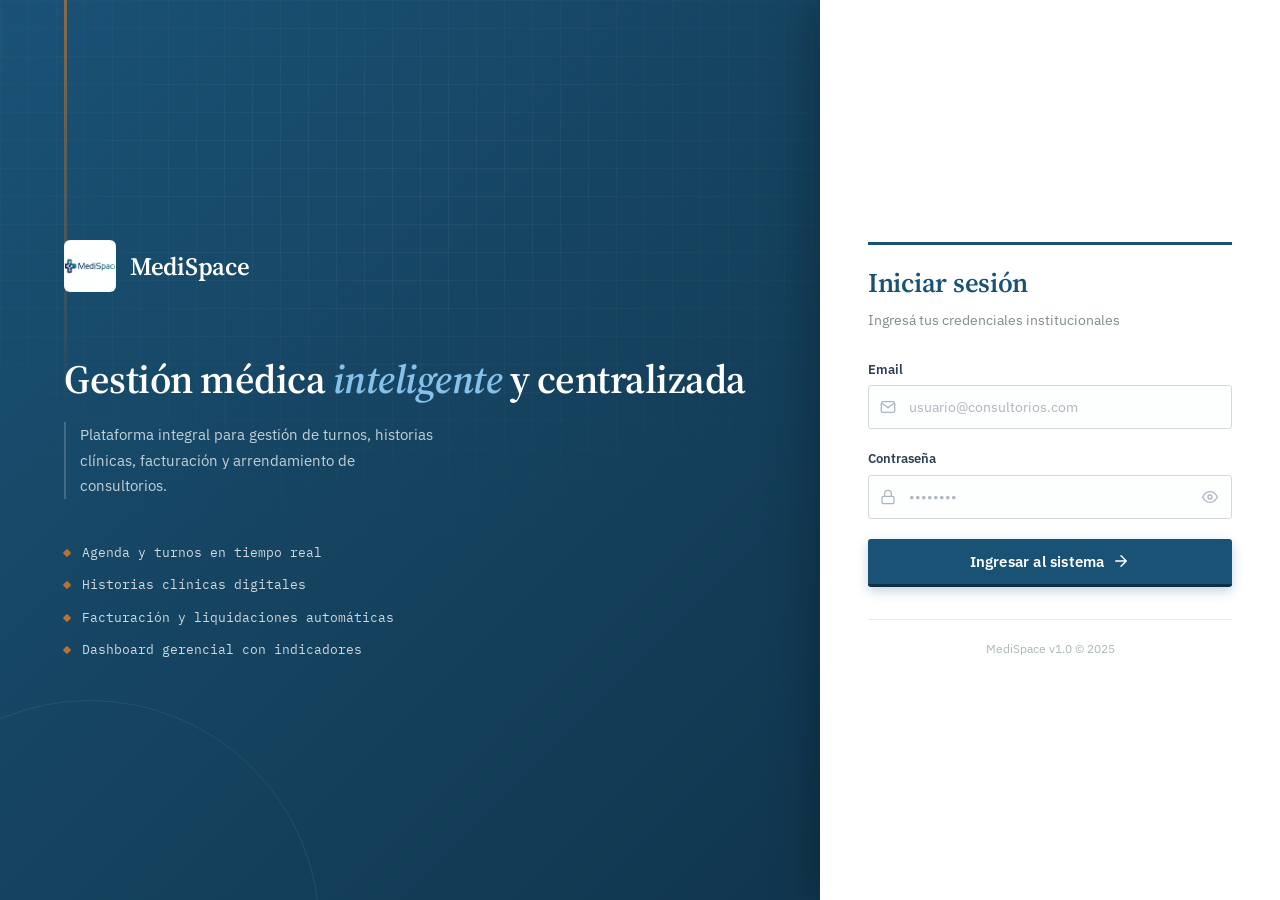
<file: src/main/resources/static/index.html>
<!DOCTYPE html>
<html lang="es">
<head>
  <meta charset="UTF-8" />
  <meta name="viewport" content="width=device-width, initial-scale=1.0" />
  <title>MediSpace — Acceso al Sistema</title>
  <meta name="description" content="Sistema de Gestión Integral MediSpace" />
  <link rel="icon" type="image/jpeg" href="images/logo-medispace.jpg" />
  <link rel="preconnect" href="https://fonts.googleapis.com" />
  <link rel="preconnect" href="https://fonts.gstatic.com" crossorigin />
  <link href="https://fonts.googleapis.com/css2?family=Source+Serif+4:opsz,wght@8..60,500;8..60,600&family=IBM+Plex+Sans:wght@400;500;600;700&family=IBM+Plex+Mono:wght@400;500;600&display=swap" rel="stylesheet" />
  <link rel="stylesheet" href="css/global.css" />
  <link rel="stylesheet" href="css/login.css" />
</head>
<body class="login-body">
  <div class="login-bg-pattern"></div>

  <div class="login-wrapper">
    <!-- Left: Branding -->
    <div class="login-left">
      <div class="login-logo">
        <div class="login-logo-icon">
          <img src="images/logo-medispace.jpg" alt="MediSpace" />
        </div>
        <div>
          <div class="login-logo-name">MediSpace</div>
        </div>
      </div>

      <h1 class="login-tagline">Gestión médica <span>inteligente</span> y centralizada</h1>
      <p class="login-desc-text">Plataforma integral para gestión de turnos, historias clínicas, facturación y arrendamiento de consultorios.</p>

      <div class="login-features">
        <div class="login-feature"><div class="login-feature-dot"></div>Agenda y turnos en tiempo real</div>
        <div class="login-feature"><div class="login-feature-dot"></div>Historias clínicas digitales</div>
        <div class="login-feature"><div class="login-feature-dot"></div>Facturación y liquidaciones automáticas</div>
        <div class="login-feature"><div class="login-feature-dot"></div>Dashboard gerencial con indicadores</div>
      </div>
    </div>

    <!-- Right: Form -->
    <div class="login-right">
      <div class="login-form-header">
        <h2 class="login-form-title">Iniciar sesión</h2>
        <p class="login-form-subtitle">Ingresá tus credenciales institucionales</p>
      </div>

      <div id="login-error" class="hidden">
        <svg width="16" height="16" viewBox="0 0 24 24" fill="none"><circle cx="12" cy="12" r="10" stroke="currentColor" stroke-width="2"/><line x1="12" y1="8" x2="12" y2="12" stroke="currentColor" stroke-width="2" stroke-linecap="round"/><line x1="12" y1="16" x2="12.01" y2="16" stroke="currentColor" stroke-width="2" stroke-linecap="round"/></svg>
        <span id="login-error-msg">Email o contraseña incorrectos.</span>
      </div>

      <form id="login-form" novalidate>
        <div class="login-form-group">
          <label for="email">Email</label>
          <div class="login-input-wrap">
            <svg class="login-input-icon" width="16" height="16" viewBox="0 0 24 24" fill="none"><path d="M4 4h16c1.1 0 2 .9 2 2v12c0 1.1-.9 2-2 2H4c-1.1 0-2-.9-2-2V6c0-1.1.9-2 2-2z" stroke="currentColor" stroke-width="2"/><polyline points="22,6 12,13 2,6" stroke="currentColor" stroke-width="2"/></svg>
            <input type="email" id="email" name="email" placeholder="usuario@consultorios.com" autocomplete="email" required />
          </div>
        </div>

        <div class="login-form-group">
          <label for="password">Contraseña</label>
          <div class="login-input-wrap">
            <svg class="login-input-icon" width="16" height="16" viewBox="0 0 24 24" fill="none"><rect x="3" y="11" width="18" height="11" rx="2" ry="2" stroke="currentColor" stroke-width="2"/><path d="M7 11V7a5 5 0 0 1 10 0v4" stroke="currentColor" stroke-width="2"/></svg>
            <input type="password" id="password" name="password" placeholder="••••••••" autocomplete="current-password" required />
            <button type="button" class="login-toggle-pass" id="toggle-pass" aria-label="Mostrar contraseña">
              <svg id="eye-icon" width="16" height="16" viewBox="0 0 24 24" fill="none"><path d="M1 12s4-8 11-8 11 8 11 8-4 8-11 8-11-8-11-8z" stroke="currentColor" stroke-width="2"/><circle cx="12" cy="12" r="3" stroke="currentColor" stroke-width="2"/></svg>
            </button>
          </div>
        </div>

        <button type="submit" class="btn-login-submit" id="btn-login">
          <span id="btn-text">Ingresar al sistema</span>
          <svg id="btn-arrow" width="18" height="18" viewBox="0 0 24 24" fill="none"><path d="M5 12h14M12 5l7 7-7 7" stroke="currentColor" stroke-width="2" stroke-linecap="round" stroke-linejoin="round"/></svg>
          <span id="btn-spinner" class="btn-spinner hidden"></span>
        </button>
      </form>

      <div class="login-footer-note">MediSpace v1.0 &copy; 2025</div>
    </div>
  </div>

  <script src="js/api.js"></script>
  <script src="js/login.js"></script>
</body>
</html>
</file>
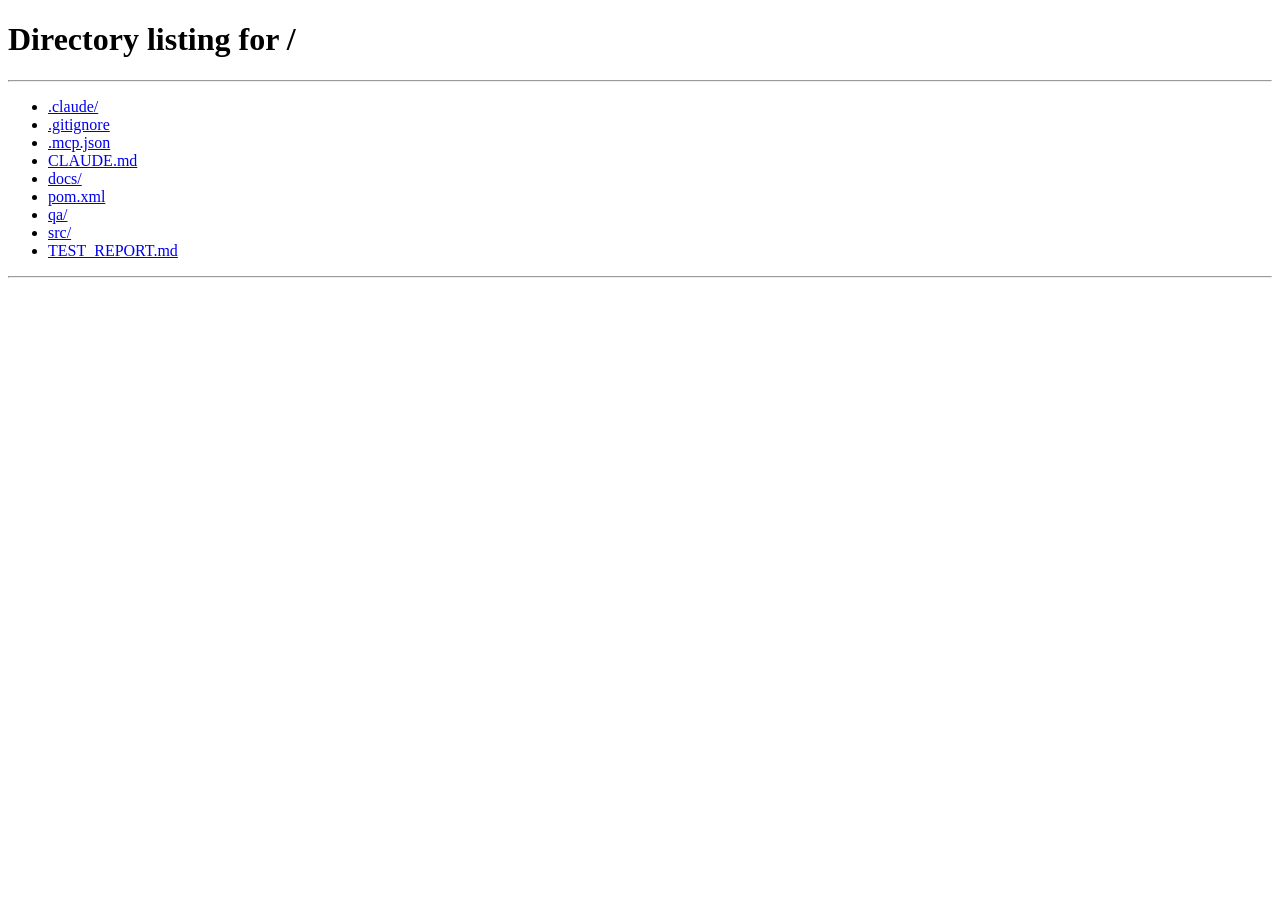
<file: src/main/resources/static/app.html>
<!DOCTYPE html>
<html lang="es">
<head>
  <meta charset="UTF-8" />
  <meta name="viewport" content="width=device-width, initial-scale=1.0" />
  <title>MediSpace</title>
  <meta name="description" content="Sistema de Gestión Integral" />
  <link rel="icon" type="image/jpeg" href="images/logo-medispace.jpg" />
  <link rel="preconnect" href="https://fonts.googleapis.com" />
  <link rel="preconnect" href="https://fonts.gstatic.com" crossorigin />
  <link href="https://fonts.googleapis.com/css2?family=Source+Serif+4:opsz,wght@8..60,500;8..60,600&family=IBM+Plex+Sans:wght@400;500;600;700&family=IBM+Plex+Mono:wght@400;500;600&display=swap" rel="stylesheet" />
  <link rel="stylesheet" href="css/global.css" />
  <link rel="stylesheet" href="css/app.css" />
</head>
<body>

<!-- Toast container -->
<div id="toast-container"></div>

<!-- Sidebar overlay (mobile) -->
<div class="sidebar-overlay" id="sidebar-overlay"></div>

<div class="app-shell">

  <!-- ========== SIDEBAR ========== -->
  <aside class="sidebar" id="sidebar">
    <div class="sidebar-brand">
      <div class="sidebar-logo">
        <img src="images/logo-medispace.jpg" alt="MediSpace" />
      </div>
      <div>
        <div class="sidebar-brand-name">MediSpace</div>
      </div>
    </div>

    <div class="sidebar-user">
      <div class="sidebar-avatar" id="user-avatar">U</div>
      <div>
        <div class="sidebar-user-name" id="user-display-name">Usuario</div>
        <span class="sidebar-user-role" id="user-display-role">Rol</span>
      </div>
    </div>

    <nav class="sidebar-nav" id="sidebar-nav">
      <!-- Populated by JS based on role -->
    </nav>

    <div class="sidebar-footer">
      <button class="sidebar-logout" id="btn-logout">
        <svg width="16" height="16" viewBox="0 0 24 24" fill="none"><path d="M9 21H5a2 2 0 0 1-2-2V5a2 2 0 0 1 2-2h4M16 17l5-5-5-5M21 12H9" stroke="currentColor" stroke-width="2" stroke-linecap="round" stroke-linejoin="round"/></svg>
        Cerrar sesión
      </button>
    </div>
  </aside>

  <!-- ========== TOPBAR ========== -->
  <header class="topbar">
    <div class="topbar-left">
      <button class="sidebar-toggle" id="sidebar-toggle" aria-label="Menú">
        <svg width="22" height="22" viewBox="0 0 24 24" fill="none"><line x1="3" y1="12" x2="21" y2="12" stroke="currentColor" stroke-width="2"/><line x1="3" y1="6" x2="21" y2="6" stroke="currentColor" stroke-width="2"/><line x1="3" y1="18" x2="21" y2="18" stroke="currentColor" stroke-width="2"/></svg>
      </button>
      <span class="topbar-breadcrumb" id="topbar-title">Inicio</span>
    </div>
    <div class="topbar-right">
      <span class="topbar-date" id="topbar-date"></span>
      <div class="topbar-user-chip">
        <svg width="14" height="14" viewBox="0 0 24 24" fill="none"><path d="M20 21v-2a4 4 0 0 0-4-4H8a4 4 0 0 0-4 4v2" stroke="currentColor" stroke-width="2"/><circle cx="12" cy="7" r="4" stroke="currentColor" stroke-width="2"/></svg>
        <span id="topbar-username">—</span>
      </div>
    </div>
  </header>

  <!-- ========== MAIN CONTENT ========== -->
  <main class="main-content" id="main-content">

    <!-- === DASHBOARD GERENTE === -->
    <div class="module-view" id="view-dashboard">
      <div class="page-header">
        <div>
          <h1 class="page-title">Dashboard Gerencial</h1>
          <p class="page-subtitle" id="dashboard-date-label">Indicadores del día</p>
        </div>
        <button class="btn btn-primary btn-sm" onclick="loadDashboard()">
          <svg width="14" height="14" viewBox="0 0 24 24" fill="none"><polyline points="23 4 23 10 17 10" stroke="currentColor" stroke-width="2"/><polyline points="1 20 1 14 7 14" stroke="currentColor" stroke-width="2"/><path d="M3.51 9a9 9 0 0 1 14.85-3.36L23 10M1 14l4.64 4.36A9 9 0 0 0 20.49 15" stroke="currentColor" stroke-width="2"/></svg>
          Actualizar
        </button>
      </div>

      <!-- Stat cards -->
      <div class="stats-grid" id="dashboard-stats">
        <div class="stat-card featured"><div class="stat-icon blue"><svg width="20" height="20" viewBox="0 0 24 24" fill="none"><rect x="3" y="4" width="18" height="18" rx="2" ry="2" stroke="currentColor" stroke-width="2"/><line x1="16" y1="2" x2="16" y2="6" stroke="currentColor" stroke-width="2"/><line x1="8" y1="2" x2="8" y2="6" stroke="currentColor" stroke-width="2"/><line x1="3" y1="10" x2="21" y2="10" stroke="currentColor" stroke-width="2"/></svg></div><div class="stat-value" id="stat-total-turnos">—</div><div class="stat-label">Turnos del Día</div></div>
        <div class="stat-card green-accent"><div class="stat-icon green"><svg width="20" height="20" viewBox="0 0 24 24" fill="none"><path d="M22 11.08V12a10 10 0 1 1-5.93-9.14" stroke="currentColor" stroke-width="2"/><polyline points="22 4 12 14.01 9 11.01" stroke="currentColor" stroke-width="2"/></svg></div><div class="stat-value" id="stat-atendidos">—</div><div class="stat-label">Atendidos</div></div>
        <div class="stat-card orange-accent"><div class="stat-icon orange"><svg width="20" height="20" viewBox="0 0 24 24" fill="none"><circle cx="12" cy="12" r="10" stroke="currentColor" stroke-width="2"/><polyline points="12 6 12 12 16 14" stroke="currentColor" stroke-width="2"/></svg></div><div class="stat-value" id="stat-cobros-pendientes">—</div><div class="stat-label">Cobros Pendientes</div></div>
        <div class="stat-card green-accent"><div class="stat-icon green"><svg width="20" height="20" viewBox="0 0 24 24" fill="none"><line x1="12" y1="1" x2="12" y2="23" stroke="currentColor" stroke-width="2"/><path d="M17 5H9.5a3.5 3.5 0 0 0 0 7h5a3.5 3.5 0 0 1 0 7H6" stroke="currentColor" stroke-width="2"/></svg></div><div class="stat-value" id="stat-facturacion">—</div><div class="stat-label">Facturación del Día</div></div>
        <div class="stat-card blue-accent"><div class="stat-icon blue"><svg width="20" height="20" viewBox="0 0 24 24" fill="none"><path d="M17 21v-2a4 4 0 0 0-4-4H5a4 4 0 0 0-4 4v2" stroke="currentColor" stroke-width="2"/><circle cx="9" cy="7" r="4" stroke="currentColor" stroke-width="2"/><path d="M23 21v-2a4 4 0 0 0-3-3.87M16 3.13a4 4 0 0 1 0 7.75" stroke="currentColor" stroke-width="2"/></svg></div><div class="stat-value" id="stat-nuevos-pacientes">—</div><div class="stat-label">Nuevos Pacientes</div></div>
        <div class="stat-card red-accent"><div class="stat-icon red"><svg width="20" height="20" viewBox="0 0 24 24" fill="none"><circle cx="12" cy="12" r="10" stroke="currentColor" stroke-width="2"/><line x1="15" y1="9" x2="9" y2="15" stroke="currentColor" stroke-width="2"/><line x1="9" y1="9" x2="15" y2="15" stroke="currentColor" stroke-width="2"/></svg></div><div class="stat-value" id="stat-cancelados">—</div><div class="stat-label">Cancelados / No Asistieron</div></div>
      </div>
    </div>

    <!-- === PACIENTES === -->
    <div class="module-view" id="view-pacientes">
      <div class="page-header">
        <div><h1 class="page-title">Pacientes</h1><p class="page-subtitle">Gestión de pacientes registrados</p></div>
        <button class="btn btn-primary" id="btn-nuevo-paciente">
          <svg width="16" height="16" viewBox="0 0 24 24" fill="none"><line x1="12" y1="5" x2="12" y2="19" stroke="currentColor" stroke-width="2"/><line x1="5" y1="12" x2="19" y2="12" stroke="currentColor" stroke-width="2"/></svg>
          Nuevo Paciente
        </button>
      </div>
      <div class="search-bar">
        <div class="search-input-wrapper">
          <svg width="15" height="15" viewBox="0 0 24 24" fill="none"><circle cx="11" cy="11" r="8" stroke="currentColor" stroke-width="2"/><line x1="21" y1="21" x2="16.65" y2="16.65" stroke="currentColor" stroke-width="2"/></svg>
          <input type="text" class="search-input" id="search-pacientes" placeholder="Buscar por nombre, apellido o documento…" />
        </div>
      </div>
      <div class="table-wrapper">
        <table>
          <thead>
            <tr><th>Nombre</th><th>DNI / Pasaporte</th><th>Teléfono</th><th>Obra Social</th><th>Estado</th><th>Acciones</th></tr>
          </thead>
          <tbody id="tabla-pacientes">
            <tr><td colspan="6"><div class="loading-overlay"><div class="spinner"></div><span>Cargando…</span></div></td></tr>
          </tbody>
        </table>
      </div>
    </div>

    <!-- === OBRAS SOCIALES === -->
    <div class="module-view" id="view-obras-sociales">
      <div class="page-header">
        <div><h1 class="page-title">Obras Sociales</h1><p class="page-subtitle">Obras sociales disponibles para pacientes y médicos</p></div>
        <button class="btn btn-primary" id="btn-nueva-obra-social">
          <svg width="16" height="16" viewBox="0 0 24 24" fill="none"><line x1="12" y1="5" x2="12" y2="19" stroke="currentColor" stroke-width="2"/><line x1="5" y1="12" x2="19" y2="12" stroke="currentColor" stroke-width="2"/></svg>
          Nueva Obra Social
        </button>
      </div>
      <div class="search-bar" style="flex-wrap:wrap;gap:8px;">
        <div class="search-input-wrapper">
          <svg width="15" height="15" viewBox="0 0 24 24" fill="none"><circle cx="11" cy="11" r="8" stroke="currentColor" stroke-width="2"/><line x1="21" y1="21" x2="16.65" y2="16.65" stroke="currentColor" stroke-width="2"/></svg>
          <input type="text" class="search-input" id="search-obras-sociales" placeholder="Buscar por nombre…" />
        </div>
        <select id="filtro-obras-sociales-bono" class="search-input" style="max-width:200px;">
          <option value="">Requiere bono: todos</option>
          <option value="true">Requiere bono: Sí</option>
          <option value="false">Requiere bono: No</option>
        </select>
        <label style="display:flex;align-items:center;gap:6px;white-space:nowrap;">
          <input type="checkbox" id="filtro-obras-sociales-inactivas" /> Incluir inactivas
        </label>
      </div>
      <div class="table-wrapper">
        <table>
          <thead>
            <tr><th>Nombre</th><th>Código/Sigla</th><th>Plan</th><th>Requiere Bono</th><th>Médicos Asociados</th><th>Estado</th><th>Acciones</th></tr>
          </thead>
          <tbody id="tabla-obras-sociales">
            <tr><td colspan="7"><div class="loading-overlay"><div class="spinner"></div><span>Cargando…</span></div></td></tr>
          </tbody>
        </table>
      </div>
    </div>

    <!-- === USUARIOS === -->
    <div class="module-view" id="view-usuarios">
      <div class="page-header">
        <div><h1 class="page-title">Usuarios</h1><p class="page-subtitle">Gestión de accesos al sistema (Gerente, Administrativo, Médico)</p></div>
        <button class="btn btn-primary" id="btn-nuevo-usuario">
          <svg width="16" height="16" viewBox="0 0 24 24" fill="none"><line x1="12" y1="5" x2="12" y2="19" stroke="currentColor" stroke-width="2"/><line x1="5" y1="12" x2="19" y2="12" stroke="currentColor" stroke-width="2"/></svg>
          Nuevo Usuario
        </button>
      </div>
      <div class="search-bar" style="flex-wrap:wrap;gap:8px;">
        <div class="search-input-wrapper">
          <svg width="15" height="15" viewBox="0 0 24 24" fill="none"><circle cx="11" cy="11" r="8" stroke="currentColor" stroke-width="2"/><line x1="21" y1="21" x2="16.65" y2="16.65" stroke="currentColor" stroke-width="2"/></svg>
          <input type="text" class="search-input" id="search-usuarios" placeholder="Buscar por email…" />
        </div>
        <select id="filtro-usuarios-rol" class="search-input" style="max-width:200px;">
          <option value="">Todos los roles</option>
          <option value="GERENTE">Gerente</option>
          <option value="ADMINISTRATIVO">Administrativo</option>
          <option value="MEDICO">Médico</option>
        </select>
        <label style="display:flex;align-items:center;gap:6px;white-space:nowrap;">
          <input type="checkbox" id="filtro-usuarios-inactivos" /> Incluir inactivos
        </label>
      </div>
      <div class="table-wrapper">
        <table>
          <thead>
            <tr><th>Email</th><th>Rol</th><th>Fecha de Alta</th><th>Estado</th><th>Acciones</th></tr>
          </thead>
          <tbody id="tabla-usuarios">
            <tr><td colspan="5"><div class="loading-overlay"><div class="spinner"></div><span>Cargando…</span></div></td></tr>
          </tbody>
        </table>
      </div>
    </div>

    <!-- === MÉDICOS === -->
    <div class="module-view" id="view-medicos">
      <div class="page-header">
        <div><h1 class="page-title">Médicos</h1><p class="page-subtitle">Gestión del plantel médico</p></div>
        <button class="btn btn-primary" id="btn-nuevo-medico">
          <svg width="16" height="16" viewBox="0 0 24 24" fill="none"><line x1="12" y1="5" x2="12" y2="19" stroke="currentColor" stroke-width="2"/><line x1="5" y1="12" x2="19" y2="12" stroke="currentColor" stroke-width="2"/></svg>
          Nuevo Médico
        </button>
      </div>
      <div class="search-bar" style="flex-wrap:wrap;gap:8px;">
        <div class="search-input-wrapper">
          <svg width="15" height="15" viewBox="0 0 24 24" fill="none"><circle cx="11" cy="11" r="8" stroke="currentColor" stroke-width="2"/><line x1="21" y1="21" x2="16.65" y2="16.65" stroke="currentColor" stroke-width="2"/></svg>
          <input type="text" class="search-input" id="search-medicos" placeholder="Buscar por nombre, matrícula o especialidad…" />
        </div>
        <label style="display:flex;align-items:center;gap:6px;white-space:nowrap;">
          <input type="checkbox" id="filtro-medicos-inactivos" /> Incluir inactivos
        </label>
      </div>
      <div class="table-wrapper">
        <table>
          <thead>
            <tr><th>Médico</th><th>Matrícula</th><th>Especialidad</th><th>Consulta</th><th>Estado</th><th>Acciones</th></tr>
          </thead>
          <tbody id="tabla-medicos">
            <tr><td colspan="6"><div class="loading-overlay"><div class="spinner"></div><span>Cargando…</span></div></td></tr>
          </tbody>
        </table>
      </div>
    </div>

    <!-- === TURNOS === -->
    <div class="module-view" id="view-turnos">
      <div class="page-header">
        <div><h1 class="page-title">Turnos</h1><p class="page-subtitle">Agenda por médico — se genera automáticamente al crear un contrato de arrendamiento</p></div>
      </div>

      <!-- Navegación de fecha -->
      <div class="turnos-datebar">
        <button class="btn btn-secondary btn-sm" id="btn-turno-hoy">Hoy</button>
        <button class="btn-icon" id="btn-turno-dia-anterior" title="Día anterior">
          <svg width="14" height="14" viewBox="0 0 24 24" fill="none"><polyline points="15 18 9 12 15 6" stroke="currentColor" stroke-width="2"/></svg>
        </button>
        <span class="turnos-fecha-label mono" id="turnos-fecha-label">TURNOS DEL DÍA —</span>
        <button class="btn-icon" id="btn-turno-dia-siguiente" title="Día siguiente">
          <svg width="14" height="14" viewBox="0 0 24 24" fill="none"><polyline points="9 18 15 12 9 6" stroke="currentColor" stroke-width="2"/></svg>
        </button>
        <span class="turnos-datebar-picker">
          <button class="btn-icon" id="btn-turno-calendario" title="Elegir fecha">
            <svg width="14" height="14" viewBox="0 0 24 24" fill="none"><rect x="3" y="4" width="18" height="18" rx="2" ry="2" stroke="currentColor" stroke-width="2"/><line x1="16" y1="2" x2="16" y2="6" stroke="currentColor" stroke-width="2"/><line x1="8" y1="2" x2="8" y2="6" stroke="currentColor" stroke-width="2"/><line x1="3" y1="10" x2="21" y2="10" stroke="currentColor" stroke-width="2"/></svg>
          </button>
          <input type="date" id="turnos-fecha-input" />
        </span>
      </div>

      <!-- Buscador de paciente + filtro médico + toggle disponibles -->
      <div class="search-bar" style="flex-wrap:wrap;gap:8px;">
        <div class="search-input-wrapper">
          <svg width="15" height="15" viewBox="0 0 24 24" fill="none"><circle cx="11" cy="11" r="8" stroke="currentColor" stroke-width="2"/><line x1="21" y1="21" x2="16.65" y2="16.65" stroke="currentColor" stroke-width="2"/></svg>
          <input type="text" class="search-input" id="search-turnos" placeholder="Buscar paciente (apellido, nombre o documento)…" />
        </div>

        <div class="turnos-medico-filtro" id="turnos-medico-filtro-wrapper">
          <button type="button" class="btn btn-secondary btn-sm" id="btn-turnos-filtro-medicos">
            <span id="turnos-filtro-medicos-resumen">Médicos</span>
            <svg width="12" height="12" viewBox="0 0 24 24" fill="none"><polyline points="6 9 12 15 18 9" stroke="currentColor" stroke-width="2"/></svg>
          </button>
          <div class="turnos-medico-popover hidden" id="turnos-medico-popover">
            <div id="turnos-filtro-medicos" class="checkbox-list"></div>
          </div>
        </div>
      </div>

      <div class="turnos-legend">
        <span class="turnos-legend-title mono">Indicadores</span>
        <span><i class="dot dot-disponible"></i>Disponible</span>
        <span><i class="dot dot-reservado"></i>Reservado</span>
        <span><i class="dot dot-en-espera"></i>En Espera</span>
        <span><i class="dot dot-atendido"></i>Atendido</span>
        <span><i class="dot dot-cancelado"></i>Cancelado / No Asistió</span>
      </div>
      <div class="turnos-board-wrapper">
        <div class="turnos-board" id="turnos-board">
          <div class="loading-overlay"><div class="spinner"></div><span>Cargando…</span></div>
        </div>
      </div>
    </div>

    <!-- === HISTORIA CLÍNICA === -->
    <div class="module-view" id="view-historias">
      <div class="page-header">
        <div><h1 class="page-title">Historias Clínicas</h1><p class="page-subtitle">Evoluciones y registros médicos</p></div>
      </div>
      <div class="search-bar">
        <div class="search-input-wrapper">
          <svg width="15" height="15" viewBox="0 0 24 24" fill="none"><circle cx="11" cy="11" r="8" stroke="currentColor" stroke-width="2"/><line x1="21" y1="21" x2="16.65" y2="16.65" stroke="currentColor" stroke-width="2"/></svg>
          <input type="text" class="search-input" id="search-hc-paciente" placeholder="Buscar paciente por nombre o documento…" />
        </div>
        <button class="btn btn-primary btn-sm" onclick="buscarHistoriaClinica()">Buscar</button>
      </div>
      <div id="hc-container">
        <div class="empty-state">
          <svg width="48" height="48" viewBox="0 0 24 24" fill="none"><path d="M14 2H6a2 2 0 0 0-2 2v16a2 2 0 0 0 2 2h12a2 2 0 0 0 2-2V8z" stroke="currentColor" stroke-width="2"/><polyline points="14 2 14 8 20 8" stroke="currentColor" stroke-width="2"/><line x1="16" y1="13" x2="8" y2="13" stroke="currentColor" stroke-width="2"/><line x1="16" y1="17" x2="8" y2="17" stroke="currentColor" stroke-width="2"/><polyline points="10 9 9 9 8 9" stroke="currentColor" stroke-width="2"/></svg>
          <h3>Buscar un paciente</h3>
          <p>Ingresá el nombre o documento del paciente para ver su historia clínica.</p>
        </div>
      </div>
    </div>

    <!-- === FACTURACIÓN === -->
    <div class="module-view" id="view-facturacion">
      <div class="page-header">
        <div><h1 class="page-title">Facturación</h1><p class="page-subtitle">Cobros y estados de facturación</p></div>
      </div>

      <!-- Navegación de fecha (mismo patrón que Turnos) -->
      <div class="turnos-datebar">
        <button class="btn btn-secondary btn-sm" id="btn-fact-hoy">Hoy</button>
        <button class="btn-icon" id="btn-fact-dia-anterior" title="Día anterior">
          <svg width="14" height="14" viewBox="0 0 24 24" fill="none"><polyline points="15 18 9 12 15 6" stroke="currentColor" stroke-width="2"/></svg>
        </button>
        <span class="turnos-fecha-label mono" id="fact-fecha-label">FACTURACIÓN DEL —</span>
        <button class="btn-icon" id="btn-fact-dia-siguiente" title="Día siguiente">
          <svg width="14" height="14" viewBox="0 0 24 24" fill="none"><polyline points="9 18 15 12 9 6" stroke="currentColor" stroke-width="2"/></svg>
        </button>
        <span class="turnos-datebar-picker">
          <button class="btn-icon" id="btn-fact-calendario" title="Elegir fecha">
            <svg width="14" height="14" viewBox="0 0 24 24" fill="none"><rect x="3" y="4" width="18" height="18" rx="2" ry="2" stroke="currentColor" stroke-width="2"/><line x1="16" y1="2" x2="16" y2="6" stroke="currentColor" stroke-width="2"/><line x1="8" y1="2" x2="8" y2="6" stroke="currentColor" stroke-width="2"/><line x1="3" y1="10" x2="21" y2="10" stroke="currentColor" stroke-width="2"/></svg>
          </button>
          <input type="date" id="fact-fecha-input" />
        </span>
        <button class="btn btn-secondary btn-sm" id="btn-fact-rango-toggle">Rango…</button>
        <button class="btn-ghost btn-sm" id="btn-fact-ver-todas">Ver todas</button>
      </div>

      <!-- Rango Desde–Hasta (oculto por defecto) -->
      <div class="turnos-datebar hidden" id="fact-rango-bar">
        <label class="text-muted" style="font-size:12px;">Desde</label>
        <input type="date" id="fact-desde" class="search-input" style="max-width:150px;min-height:auto;" />
        <label class="text-muted" style="font-size:12px;">Hasta</label>
        <input type="date" id="fact-hasta" class="search-input" style="max-width:150px;min-height:auto;" />
        <button class="btn btn-primary btn-sm" id="btn-fact-rango-aplicar">Aplicar</button>
      </div>

      <div class="search-bar" style="flex-wrap:wrap;gap:8px;">
        <div class="search-input-wrapper">
          <svg width="15" height="15" viewBox="0 0 24 24" fill="none"><circle cx="11" cy="11" r="8" stroke="currentColor" stroke-width="2"/><line x1="21" y1="21" x2="16.65" y2="16.65" stroke="currentColor" stroke-width="2"/></svg>
          <input type="text" class="search-input" id="search-facturacion" placeholder="Buscar paciente o médico…" />
        </div>
        <select class="search-input" id="fact-estado-filtro" style="max-width:220px;">
          <option value="">Todos los estados</option>
          <option value="PENDIENTE">Pendiente (sin cobro)</option>
          <option value="TRANSFERENCIA_A_VALIDAR">Transferencia a validar</option>
          <option value="PAGADO">Pagado</option>
          <option value="PARCIAL">Parcial</option>
          <option value="ANULADO">Anulado</option>
          <option value="REINTEGRADO">Reintegrado</option>
        </select>
        <span class="text-muted" id="fact-resumen" style="font-size:12px;"></span>
      </div>
      <div class="table-wrapper">
        <table>
          <thead>
            <tr><th>Fecha</th><th>Paciente</th><th>Médico</th><th>Total</th><th>Cubierto OS</th><th>Copago</th><th>Método</th><th>Estado Pago</th><th>Acciones</th></tr>
          </thead>
          <tbody id="tabla-facturacion">
            <tr><td colspan="8"><div class="loading-overlay"><div class="spinner"></div><span>Cargando…</span></div></td></tr>
          </tbody>
        </table>
      </div>
    </div>

    <!-- === LIQUIDACIONES === -->
    <div class="module-view" id="view-liquidaciones">
      <div class="page-header">
        <div><h1 class="page-title">Liquidaciones Médicas</h1><p class="page-subtitle">Split de facturación por médico y período</p></div>
        <button class="btn btn-primary hidden" id="btn-generar-liquidacion">
          <svg width="16" height="16" viewBox="0 0 24 24" fill="none"><line x1="12" y1="5" x2="12" y2="19" stroke="currentColor" stroke-width="2"/><line x1="5" y1="12" x2="19" y2="12" stroke="currentColor" stroke-width="2"/></svg>
          Generar Liquidación
        </button>
      </div>
      <div class="search-bar hidden" id="liquidaciones-filtros" style="flex-wrap:wrap;gap:8px;">
        <select id="filtro-liq-medico" class="search-input" style="max-width:240px;"><option value="">Todos los médicos</option></select>
        <label style="display:flex;align-items:center;gap:6px;">Desde <input type="date" id="filtro-liq-desde" /></label>
        <label style="display:flex;align-items:center;gap:6px;">Hasta <input type="date" id="filtro-liq-hasta" /></label>
      </div>
      <div class="table-wrapper">
        <table>
          <thead id="thead-liquidaciones">
            <tr><th>Médico</th><th>Desde</th><th>Hasta</th><th>Total Facturado</th><th>Total Médico</th><th>Total Consultorio</th><th>Estado</th><th>Acciones</th></tr>
          </thead>
          <tbody id="tabla-liquidaciones">
            <tr><td colspan="8"><div class="loading-overlay"><div class="spinner"></div><span>Cargando…</span></div></td></tr>
          </tbody>
        </table>
      </div>
    </div>

    <!-- === ARRENDAMIENTOS === -->
    <div class="module-view" id="view-arrendamientos">
      <div class="page-header">
        <div><h1 class="page-title">Arrendamiento</h1><p class="page-subtitle">Consultorios y quién los ocupa</p></div>
        <button class="btn btn-primary hidden" id="btn-nuevo-consultorio">
          <svg width="16" height="16" viewBox="0 0 24 24" fill="none"><line x1="12" y1="5" x2="12" y2="19" stroke="currentColor" stroke-width="2"/><line x1="5" y1="12" x2="19" y2="12" stroke="currentColor" stroke-width="2"/></svg>
          Nuevo Consultorio
        </button>
      </div>
      <div class="consultorios-grid" id="consultorios-grid">
        <div class="loading-overlay"><div class="spinner"></div><span>Cargando…</span></div>
      </div>
    </div>

    <!-- Modal Nuevo Consultorio -->
    <div class="modal-overlay" id="modal-consultorio">
      <div class="modal" style="max-width:440px;">
        <div class="modal-header">
          <h2 class="modal-title">Nuevo Consultorio</h2>
          <button class="modal-close" onclick="closeModal('modal-consultorio')">
            <svg width="20" height="20" viewBox="0 0 24 24" fill="none"><line x1="18" y1="6" x2="6" y2="18" stroke="currentColor" stroke-width="2"/><line x1="6" y1="6" x2="18" y2="18" stroke="currentColor" stroke-width="2"/></svg>
          </button>
        </div>
        <div class="modal-body">
          <div class="form-group"><label>Número *</label><input type="text" id="cons-numero" placeholder="Ej: 101" /></div>
          <div class="form-group"><label>Ubicación</label><input type="text" id="cons-ubicacion" placeholder="Ej: 1er piso" /></div>
          <div class="form-group"><label>Equipamiento</label><textarea id="cons-equipamiento" placeholder="Ej: Camilla, tensiómetro"></textarea></div>
          <div class="form-group"><label>Descripción</label><textarea id="cons-descripcion"></textarea></div>
        </div>
        <div class="modal-footer">
          <button class="btn btn-secondary" onclick="closeModal('modal-consultorio')">Cancelar</button>
          <button class="btn btn-primary" onclick="confirmarNuevoConsultorio()">Crear Consultorio</button>
        </div>
      </div>
    </div>

    <!-- === CONTRATOS DE ARRENDAMIENTO === -->
    <div class="module-view" id="view-contratos">
      <div class="page-header">
        <div><h1 class="page-title">Contratos</h1><p class="page-subtitle">Contratos de arrendamiento de consultorios</p></div>
        <button class="btn btn-primary" id="btn-nuevo-arrendamiento">
          <svg width="16" height="16" viewBox="0 0 24 24" fill="none"><line x1="12" y1="5" x2="12" y2="19" stroke="currentColor" stroke-width="2"/><line x1="5" y1="12" x2="19" y2="12" stroke="currentColor" stroke-width="2"/></svg>
          Nuevo Contrato
        </button>
      </div>
      <div class="form-row" style="align-items:end; margin-bottom: var(--sp-4);">
        <div class="form-group">
          <label>Médico</label>
          <select id="filtro-contratos-medico"><option value="">Todos los médicos</option></select>
        </div>
        <div class="form-group">
          <label>Estado</label>
          <div class="btn-group" id="filtro-contratos-estado">
            <button type="button" class="btn btn-secondary active" data-estado="ACTIVO">Activos</button>
            <button type="button" class="btn btn-secondary" data-estado="INACTIVO">Inactivos</button>
            <button type="button" class="btn btn-secondary" data-estado="TODOS">Todos</button>
          </div>
        </div>
      </div>
      <div class="table-wrapper">
        <table>
          <thead>
            <tr><th>Médico</th><th>Consultorio</th><th>Período</th><th>Día</th><th>Horario</th><th>% Consultorio</th><th>Estado</th><th>Acciones</th></tr>
          </thead>
          <tbody id="tabla-contratos">
            <tr><td colspan="8"><div class="loading-overlay"><div class="spinner"></div><span>Cargando…</span></div></td></tr>
          </tbody>
        </table>
      </div>
    </div>

    <!-- === REPORTES === -->
    <div class="module-view" id="view-reportes">
      <div class="page-header">
        <div><h1 class="page-title">Reportes</h1><p class="page-subtitle">Análisis financiero y operativo</p></div>
      </div>
      <div class="card" style="margin-bottom:20px;">
        <div class="card-header"><span class="card-title">Filtro de período</span></div>
        <div class="form-row" style="max-width:500px;">
          <div class="form-group"><label>Desde</label><input type="date" id="reporte-desde" /></div>
          <div class="form-group"><label>Hasta</label><input type="date" id="reporte-hasta" /></div>
        </div>
        <div class="flex gap-3 mt-4" id="reporte-botones">
          <button class="btn btn-secondary btn-sm" data-reporte="facturacion" onclick="loadReporteFacturacion()">Facturación por Médico</button>
          <button class="btn btn-secondary btn-sm" data-reporte="os" onclick="loadReporteOS()">Por Obra Social</button>
          <button class="btn btn-secondary btn-sm" data-reporte="consultorios" onclick="loadReporteConsultorios()">Uso de Consultorios</button>
        </div>
      </div>
      <div id="reporte-resultado"></div>
    </div>

    <!-- === MIS DATOS (paciente/médico) === -->
    <div class="module-view" id="view-mis-datos">
      <div class="page-header">
        <div><h1 class="page-title">Mis Datos</h1><p class="page-subtitle">Tu información personal</p></div>
      </div>
      <div id="mis-datos-container">
        <div class="loading-overlay"><div class="spinner"></div></div>
      </div>
    </div>

    <!-- === MIS PRESTACIONES (médico, gestión propia) === -->
    <div class="module-view" id="view-mis-prestaciones">
      <div class="page-header">
        <div><h1 class="page-title">Mis Prestaciones</h1><p class="page-subtitle">Prestaciones que ofrecés — las gestionás vos</p></div>
      </div>
      <div id="mis-prestaciones-container">
        <div class="loading-overlay"><div class="spinner"></div></div>
      </div>
    </div>

  </main>
</div>

<!-- ===== MODALES ===== -->

<!-- Modal Paciente -->
<div class="modal-overlay" id="modal-paciente">
  <div class="modal">
    <div class="modal-header">
      <h2 class="modal-title" id="modal-paciente-title">Nuevo Paciente</h2>
      <button class="modal-close" onclick="closeModal('modal-paciente')">
        <svg width="20" height="20" viewBox="0 0 24 24" fill="none"><line x1="18" y1="6" x2="6" y2="18" stroke="currentColor" stroke-width="2"/><line x1="6" y1="6" x2="18" y2="18" stroke="currentColor" stroke-width="2"/></svg>
      </button>
    </div>
    <div class="modal-body">
      <div class="form-row">
        <div class="form-group"><label>Nombre *</label><input type="text" id="pac-nombre" placeholder="Ej: Juan" /></div>
        <div class="form-group"><label>Apellido *</label><input type="text" id="pac-apellido" placeholder="Ej: García" /></div>
      </div>
      <div class="form-row">
        <div class="form-group"><label>DNI / Pasaporte *</label><input type="text" id="pac-dni" placeholder="DNI, o N° de pasaporte si es extranjero" /></div>
        <div class="form-group"><label>Fecha de Nacimiento *</label><input type="date" id="pac-fnac" /></div>
      </div>
      <div class="form-group"><label>Teléfono</label><input type="text" id="pac-telefono" placeholder="Ej: 11-4444-5555" /></div>
      <div class="form-row">
        <div class="form-group">
          <label>Obra Social</label>
          <select id="pac-obra-social"><option value="">Particular</option></select>
          <div id="pac-obra-social-nueva-inline" class="hidden" style="display:flex; gap:6px; margin-top:6px;">
            <input type="text" id="pac-obra-social-nueva-nombre" placeholder="Nombre de la nueva obra social" style="flex:1;" />
            <button type="button" class="btn btn-secondary" onclick="confirmarNuevaObraSocialPaciente()">Agregar</button>
          </div>
        </div>
        <div class="form-group"><label>Nro. Credencial</label><input type="text" id="pac-credencial" /></div>
      </div>
      <div class="form-row">
        <div class="form-group"><label>Plan OS</label><input type="text" id="pac-plan" /></div>
        <div class="form-group"><label>Estado</label>
          <select id="pac-estado"><option value="ACTIVO">Activo</option><option value="INACTIVO">Inactivo</option></select>
        </div>
      </div>
      <div class="form-group"><label>Dirección</label><input type="text" id="pac-direccion" placeholder="Calle y número" /></div>
    </div>
    <div class="modal-footer">
      <button class="btn btn-secondary" onclick="closeModal('modal-paciente')">Cancelar</button>
      <button class="btn btn-primary" id="btn-guardar-paciente" onclick="guardarPaciente()">Guardar</button>
    </div>
  </div>
</div>

<!-- Modal Obra Social -->
<div class="modal-overlay" id="modal-obra-social">
  <div class="modal">
    <div class="modal-header">
      <h2 class="modal-title" id="modal-obra-social-title">Nueva Obra Social</h2>
      <button class="modal-close" onclick="closeModal('modal-obra-social')">
        <svg width="20" height="20" viewBox="0 0 24 24" fill="none"><line x1="18" y1="6" x2="6" y2="18" stroke="currentColor" stroke-width="2"/><line x1="6" y1="6" x2="18" y2="18" stroke="currentColor" stroke-width="2"/></svg>
      </button>
    </div>
    <div class="modal-body">
      <div class="form-row">
        <div class="form-group"><label>Nombre *</label><input type="text" id="os-nombre" placeholder="Ej: OSDE" /></div>
        <div class="form-group"><label>Código/Sigla</label><input type="text" id="os-codigo-sigla" placeholder="Ej: OSDE" /></div>
      </div>
      <div class="form-row">
        <div class="form-group"><label>Plan</label><input type="text" id="os-plan" placeholder="Ej: 210" /></div>
        <div class="form-group">
          <label style="display:flex;align-items:center;gap:6px;">
            <input type="checkbox" id="os-requiere-bono" /> Requiere bono de consulta previo
          </label>
        </div>
      </div>
      <div class="form-group"><label>Observaciones</label><textarea id="os-observaciones"></textarea></div>
    </div>
    <div class="modal-footer">
      <button class="btn btn-secondary" onclick="closeModal('modal-obra-social')">Cancelar</button>
      <button class="btn btn-primary" id="btn-guardar-obra-social" onclick="guardarObraSocial()">Guardar</button>
    </div>
  </div>
</div>

<!-- Modal Generar Liquidación -->
<div class="modal-overlay" id="modal-generar-liquidacion">
  <div class="modal">
    <div class="modal-header">
      <h2 class="modal-title">Generar Liquidación</h2>
      <button class="modal-close" onclick="closeModal('modal-generar-liquidacion')">
        <svg width="20" height="20" viewBox="0 0 24 24" fill="none"><line x1="18" y1="6" x2="6" y2="18" stroke="currentColor" stroke-width="2"/><line x1="6" y1="6" x2="18" y2="18" stroke="currentColor" stroke-width="2"/></svg>
      </button>
    </div>
    <div class="modal-body">
      <div class="form-group"><label>Médico *</label><select id="liq-gen-medico"><option value="">Seleccioná un médico…</option></select></div>
      <div class="form-row">
        <div class="form-group"><label>Desde *</label><input type="date" id="liq-gen-desde" /></div>
        <div class="form-group"><label>Hasta *</label><input type="date" id="liq-gen-hasta" /></div>
      </div>
    </div>
    <div class="modal-footer">
      <button class="btn btn-secondary" onclick="closeModal('modal-generar-liquidacion')">Cancelar</button>
      <button class="btn btn-primary" id="btn-confirmar-generar-liquidacion" onclick="confirmarGenerarLiquidacion()">Generar</button>
    </div>
  </div>
</div>

<!-- Modal Usuario -->
<div class="modal-overlay" id="modal-usuario">
  <div class="modal">
    <div class="modal-header">
      <h2 class="modal-title" id="modal-usuario-title">Nuevo Usuario</h2>
      <button class="modal-close" onclick="closeModal('modal-usuario')">
        <svg width="20" height="20" viewBox="0 0 24 24" fill="none"><line x1="18" y1="6" x2="6" y2="18" stroke="currentColor" stroke-width="2"/><line x1="6" y1="6" x2="18" y2="18" stroke="currentColor" stroke-width="2"/></svg>
      </button>
    </div>
    <div class="modal-body">
      <div class="form-group"><label>Email *</label><input type="email" id="usu-email" placeholder="usuario@medispace.com" /></div>
      <div class="form-group" id="usu-password-group"><label>Contraseña *</label><input type="password" id="usu-password" placeholder="Mínimo 6 caracteres" /></div>
      <div class="form-group">
        <label>Rol *</label>
        <select id="usu-rol">
          <option value="GERENTE">Gerente</option>
          <option value="ADMINISTRATIVO">Administrativo</option>
        </select>
        <p class="form-hint" id="usu-rol-hint">El alta de usuarios con rol Médico se hace desde el módulo Médicos.</p>
      </div>
    </div>
    <div class="modal-footer">
      <button class="btn btn-secondary" onclick="closeModal('modal-usuario')">Cancelar</button>
      <button class="btn btn-primary" id="btn-guardar-usuario" onclick="guardarUsuario()">Guardar</button>
    </div>
  </div>
</div>

<!-- Modal Médico -->
<div class="modal-overlay" id="modal-medico">
  <div class="modal">
    <div class="modal-header">
      <h2 class="modal-title" id="modal-medico-title">Nuevo Médico</h2>
      <button class="modal-close" onclick="closeModal('modal-medico')">
        <svg width="20" height="20" viewBox="0 0 24 24" fill="none"><line x1="18" y1="6" x2="6" y2="18" stroke="currentColor" stroke-width="2"/><line x1="6" y1="6" x2="18" y2="18" stroke="currentColor" stroke-width="2"/></svg>
      </button>
    </div>
    <div class="modal-body">
      <div class="form-row">
        <div class="form-group"><label>Nombre *</label><input type="text" id="med-nombre" /></div>
        <div class="form-group"><label>Apellido *</label><input type="text" id="med-apellido" /></div>
      </div>
      <div class="form-row">
        <div class="form-group"><label>Matrícula *</label><input type="text" id="med-matricula" /></div>
        <div class="form-group">
          <label>Especialidad *</label>
          <select id="med-especialidad"><option value="">Seleccioná una especialidad…</option></select>
          <div id="especialidad-nueva-inline" class="hidden" style="display:flex; gap:6px; margin-top:6px;">
            <input type="text" id="especialidad-nueva-nombre" placeholder="Nombre de la nueva especialidad" style="flex:1;" />
            <button type="button" class="btn btn-secondary" onclick="confirmarNuevaEspecialidad()">Agregar</button>
          </div>
        </div>
      </div>
      <div class="form-row">
        <div class="form-group"><label>Importe Consulta *</label><input type="number" id="med-importe" min="0" step="0.01" /></div>
        <div class="form-group"><label>Inicio de Actividad *</label><input type="date" id="med-inicio" /></div>
      </div>
      <div class="form-row">
        <div class="form-group"><label>Email *</label><input type="email" id="med-email" /></div>
        <div class="form-group"><label>Teléfono</label><input type="text" id="med-telefono" /></div>
      </div>
      <div class="form-group">
        <label>Obras Sociales</label>
        <p class="form-hint">El coseguro es el que decide este médico para cada obra social.</p>
        <table class="table" id="medico-obrassociales-table">
          <thead>
            <tr><th>Obra Social</th><th>Coseguro</th><th></th></tr>
          </thead>
          <tbody id="medico-obrassociales-tbody"></tbody>
        </table>
        <button type="button" class="btn btn-secondary" onclick="agregarFilaObraSocial()">+ Agregar obra social</button>
        <button type="button" class="btn btn-secondary btn-sm" style="margin-top:6px;" onclick="document.getElementById('medico-obra-social-nueva-inline').classList.toggle('hidden')">+ Nueva obra social en el catálogo…</button>
        <div id="medico-obra-social-nueva-inline" class="hidden" style="display:flex; gap:6px; margin-top:6px;">
          <input type="text" id="medico-obra-social-nueva-nombre" placeholder="Nombre de la nueva obra social" style="flex:1;" />
          <button type="button" class="btn btn-secondary" onclick="confirmarNuevaObraSocialMedico()">Agregar</button>
        </div>
      </div>
      <div class="form-group">
        <label>Prestaciones</label>
        <table class="table" id="medico-prestaciones-table">
          <thead>
            <tr><th>Prestación</th><th>Duración (min)</th><th>Importe Particular</th><th></th></tr>
          </thead>
          <tbody id="medico-prestaciones-tbody"></tbody>
        </table>
        <button type="button" class="btn btn-secondary" onclick="agregarFilaPrestacion()">+ Agregar prestación</button>
      </div>
    </div>
    <div class="modal-footer">
      <button class="btn btn-secondary" onclick="closeModal('modal-medico')">Cancelar</button>
      <button class="btn btn-primary" id="btn-guardar-medico" onclick="guardarMedico()">Guardar</button>
    </div>
  </div>
</div>

<!-- Modal Mi Prestación (médico — alta/edición de una prestación de su cartilla) -->
<div class="modal-overlay" id="modal-mi-prestacion">
  <div class="modal" style="max-width:460px;">
    <div class="modal-header">
      <h2 class="modal-title" id="modal-mi-prestacion-title">Agregar prestación</h2>
      <button class="modal-close" onclick="closeModal('modal-mi-prestacion')">
        <svg width="20" height="20" viewBox="0 0 24 24" fill="none"><line x1="18" y1="6" x2="6" y2="18" stroke="currentColor" stroke-width="2"/><line x1="6" y1="6" x2="18" y2="18" stroke="currentColor" stroke-width="2"/></svg>
      </button>
    </div>
    <div class="modal-body">
      <div class="form-group" id="mi-prestacion-nombre-group">
        <label>Prestación *</label>
        <input type="text" id="mi-prestacion-nombre" placeholder="Ej: Ecografía" />
      </div>
      <div class="form-group hidden" id="mi-prestacion-nombre-fijo-group">
        <label>Prestación</label>
        <p id="mi-prestacion-nombre-fijo" class="mono"></p>
      </div>
      <div class="form-row">
        <div class="form-group"><label>Duración estimada (min)</label><input type="number" id="mi-prestacion-duracion" min="0" placeholder="Ej: 20" /></div>
        <div class="form-group"><label>Importe particular</label><input type="number" id="mi-prestacion-importe" min="0" step="0.01" placeholder="Ej: 15000" /></div>
      </div>
    </div>
    <div class="modal-footer">
      <button class="btn btn-secondary" onclick="closeModal('modal-mi-prestacion')">Cancelar</button>
      <button class="btn btn-primary" id="btn-guardar-mi-prestacion" onclick="guardarMiPrestacion()">Guardar</button>
    </div>
  </div>
</div>

<!-- Modal Cobro -->
<div class="modal-overlay" id="modal-cobro">
  <div class="modal" style="max-width:420px;">
    <div class="modal-header">
      <h2 class="modal-title">Registrar Cobro</h2>
      <button class="modal-close" onclick="closeModal('modal-cobro')">
        <svg width="20" height="20" viewBox="0 0 24 24" fill="none"><line x1="18" y1="6" x2="6" y2="18" stroke="currentColor" stroke-width="2"/><line x1="6" y1="6" x2="18" y2="18" stroke="currentColor" stroke-width="2"/></svg>
      </button>
    </div>
    <div class="modal-body">
      <input type="hidden" id="cobro-id-factura" />
      <input type="hidden" id="cobro-origen" />
      <div class="form-group"><label>Método de Pago *</label>
        <select id="cobro-metodo">
          <option value="EFECTIVO">Efectivo</option>
          <option value="TRANSFERENCIA">Transferencia</option>
        </select>
        <p class="form-hint">Con transferencia, la factura queda "Pendiente" hasta confirmar el ingreso.</p>
      </div>
      <div class="form-group"><label>Importe Total *</label><input type="number" id="cobro-importe" min="0" step="0.01" oninput="recalcularCobroOs()" /></div>
      <div class="form-group"><label>Cubierto OS</label><input type="number" id="cobro-os" min="0" step="0.01" placeholder="0.00" readonly />
        <p class="form-hint" style="margin:4px 0 0;">Calculado solo: Importe Total menos Copago. Lo cubre la obra social directamente al médico, no se cobra por este sistema.</p>
      </div>
      <div class="form-group"><label>Copago</label><input type="number" id="cobro-copago" min="0" step="0.01" placeholder="0.00" oninput="recalcularCobroOs()" /></div>
    </div>
    <div class="modal-footer">
      <button class="btn btn-secondary" onclick="closeModal('modal-cobro')">Cancelar</button>
      <button class="btn btn-success" onclick="registrarCobro()">Confirmar Cobro</button>
    </div>
  </div>
</div>

<!-- Modal Nuevo Contrato de Arrendamiento -->
<div class="modal-overlay" id="modal-arrendamiento">
  <div class="modal" style="max-width:520px;">
    <div class="modal-header">
      <h2 class="modal-title">Nuevo Contrato de Arrendamiento</h2>
      <button class="modal-close" onclick="closeModal('modal-arrendamiento')">
        <svg width="20" height="20" viewBox="0 0 24 24" fill="none"><line x1="18" y1="6" x2="6" y2="18" stroke="currentColor" stroke-width="2"/><line x1="6" y1="6" x2="18" y2="18" stroke="currentColor" stroke-width="2"/></svg>
      </button>
    </div>
    <div class="modal-body">
      <div class="form-row">
        <div class="form-group"><label>Médico *</label><select id="arr-id-medico"><option value="">Seleccioná un médico…</option></select></div>
        <div class="form-group"><label>Consultorio *</label><select id="arr-id-consultorio"><option value="">Seleccioná un consultorio…</option></select></div>
      </div>
      <div class="form-row">
        <div class="form-group"><label>Día *</label>
          <select id="arr-dia-semana">
            <option value="LUNES">Lunes</option>
            <option value="MARTES">Martes</option>
            <option value="MIERCOLES">Miércoles</option>
            <option value="JUEVES">Jueves</option>
            <option value="VIERNES">Viernes</option>
            <option value="SABADO">Sábado</option>
            <option value="DOMINGO">Domingo</option>
          </select>
        </div>
        <div class="form-group"><label>Fecha Inicio *</label><input type="date" id="arr-fecha-inicio" /></div>
      </div>
      <div class="form-row">
        <div class="form-group"><label>Fecha Fin</label><input type="date" id="arr-fecha-fin" /></div>
      </div>
      <div class="form-row">
        <div class="form-group"><label>Hora Inicio *</label><input type="time" id="arr-hora-inicio" /></div>
        <div class="form-group"><label>Hora Fin *</label><input type="time" id="arr-hora-fin" /></div>
      </div>
      <div class="alert alert-info">RN-014: la jornada debe ser de al menos 4 horas. RN-013: no puede superponerse con otro contrato en el mismo consultorio, día y horario. Al crear el contrato se generan automáticamente los turnos disponibles de ese médico para ese día/horario (hasta la fecha fin, o 6 meses si es indefinido).</div>
      <div class="form-row">
        <div class="form-group"><label>Duración Turno (min) *</label><input type="number" id="arr-duracion-turno" min="5" step="5" value="30" /></div>
        <div class="form-group"><label>Cupo Máximo Diario *</label><input type="number" id="arr-cupo-maximo" min="1" step="1" value="8" /></div>
      </div>
      <div class="form-row">
        <div class="form-group"><label>% Consultorio</label><input type="number" id="arr-pct-consultorio" min="0" max="100" step="1" value="30" /></div>
        <div class="form-group"><label>% Médico</label><input type="number" id="arr-pct-medico" min="0" max="100" step="1" value="70" /></div>
      </div>
      <div class="form-group"><label>Observaciones</label><textarea id="arr-observaciones"></textarea></div>
    </div>
    <div class="modal-footer">
      <button class="btn btn-secondary" onclick="closeModal('modal-arrendamiento')">Cancelar</button>
      <button class="btn btn-primary" onclick="confirmarNuevoArrendamiento()">Crear Contrato</button>
    </div>
  </div>
</div>

<!-- Modal Reservar Turno -->
<div class="modal-overlay" id="modal-reservar">
  <div class="modal" style="max-width:440px;">
    <div class="modal-header">
      <h2 class="modal-title">Reservar Turno</h2>
      <button class="modal-close" onclick="closeModal('modal-reservar')">
        <svg width="20" height="20" viewBox="0 0 24 24" fill="none"><line x1="18" y1="6" x2="6" y2="18" stroke="currentColor" stroke-width="2"/><line x1="6" y1="6" x2="18" y2="18" stroke="currentColor" stroke-width="2"/></svg>
      </button>
    </div>
    <div class="modal-body">
      <input type="hidden" id="reserva-id-turno" />
      <div class="form-group">
        <div class="flex justify-between items-center">
          <label>Paciente *</label>
          <button type="button" class="btn-ghost" style="font-size:12px;padding:2px 6px;min-height:auto;" onclick="toggleNuevoPacienteReserva()" id="btn-toggle-nuevo-paciente">+ Nuevo paciente</button>
        </div>
        <div class="patient-search-wrap">
          <input type="text" id="reserva-paciente-search" placeholder="Buscar por documento o nombre…" autocomplete="off" />
          <input type="hidden" id="reserva-id-paciente" />
          <div class="patient-search-results hidden" id="reserva-paciente-resultados"></div>
        </div>
      </div>
      <div id="reserva-nuevo-paciente-form" class="hidden" style="border:1px solid var(--gris-borde);border-radius:var(--r-sm);padding:var(--sp-4);margin:-8px 0 4px;background:var(--gris-claro);">
        <div class="form-row">
          <div class="form-group"><label>Nombre *</label><input type="text" id="np-nombre" /></div>
          <div class="form-group"><label>Apellido *</label><input type="text" id="np-apellido" /></div>
        </div>
        <div class="form-row">
          <div class="form-group"><label>DNI / Pasaporte *</label><input type="text" id="np-dni" placeholder="DNI, o N° de pasaporte si es extranjero" /></div>
          <div class="form-group"><label>Fecha de Nacimiento *</label><input type="date" id="np-fnac" /></div>
        </div>
        <button type="button" class="btn btn-secondary btn-sm w-full" onclick="crearPacienteRapido()">Crear y seleccionar</button>
      </div>
      <div class="form-group"><label>Tipo de Consulta</label>
        <select id="reserva-tipo"><option value="CONSULTA">Consulta</option><option value="PRACTICA">Práctica Médica</option></select>
      </div>
      <div class="form-group"><label>Prestación</label>
        <select id="reserva-prestacion" onchange="actualizarImporteEstimadoReserva()"><option value="">Consulta general</option></select>
        <p class="form-hint" id="reserva-importe-hint" style="margin:4px 0 0;"></p>
      </div>
      <div class="form-group"><label>Método de Pago</label>
        <select id="reserva-metodo"><option value="EFECTIVO">Efectivo</option><option value="TRANSFERENCIA">Transferencia</option></select>
      </div>
      <div class="form-group"><label>Obra Social (si aplica)</label>
        <select id="reserva-obra-social" onchange="actualizarCopagoDesdeObraSocial()"><option value="">Particular (sin obra social)</option></select>
      </div>
      <div class="form-group"><label>Monto a cobrar al paciente</label><input type="number" id="reserva-copago" min="0" step="0.01" placeholder="0.00" />
        <p class="form-hint" id="reserva-copago-hint" style="margin:4px 0 0;"></p>
      </div>
    </div>
    <div class="modal-footer">
      <button class="btn btn-secondary" onclick="closeModal('modal-reservar')">Cancelar</button>
      <button class="btn btn-primary" onclick="confirmarReserva()">Reservar</button>
    </div>
  </div>
</div>

<!-- Modal Cancelar Día del Médico (RF-T8) -->
<div class="modal-overlay" id="modal-cancelar-dia">
  <div class="modal" style="max-width:460px;">
    <div class="modal-header">
      <h2 class="modal-title">Cancelar día del médico</h2>
      <button class="modal-close" onclick="closeModal('modal-cancelar-dia')">
        <svg width="20" height="20" viewBox="0 0 24 24" fill="none"><line x1="18" y1="6" x2="6" y2="18" stroke="currentColor" stroke-width="2"/><line x1="6" y1="6" x2="18" y2="18" stroke="currentColor" stroke-width="2"/></svg>
      </button>
    </div>
    <div class="modal-body">
      <input type="hidden" id="cancelar-dia-id-medico" />
      <div class="form-group"><label>Médico</label><input type="text" id="cancelar-dia-medico-nombre" readonly /></div>
      <div class="form-row">
        <div class="form-group"><label>Desde *</label><input type="date" id="cancelar-dia-desde" /></div>
        <div class="form-group"><label>Hasta</label><input type="date" id="cancelar-dia-hasta" /></div>
      </div>
      <p class="form-hint">Dejá "Hasta" vacío para cancelar un solo día. Completalo para un rango (vacaciones / licencia).</p>
      <div class="form-group"><label>Motivo</label><input type="text" id="cancelar-dia-motivo" placeholder="Ej: Vacaciones" /></div>
      <div class="alert alert-warning" style="font-size:13px;">
        Se cancelarán los turnos <strong>futuros</strong> de ese médico en el período. Los turnos con paciente
        se cancelan y vas a tener que contactarlos para reprogramar. Los turnos ya atendidos no se tocan.
      </div>
      <div id="cancelar-dia-contactar"></div>
    </div>
    <div class="modal-footer">
      <button class="btn btn-secondary" onclick="closeModal('modal-cancelar-dia')">Volver</button>
      <button class="btn btn-danger" id="btn-confirmar-cancelar-dia" onclick="confirmarCancelarDia()">Cancelar día</button>
    </div>
  </div>
</div>

<!-- Modal Evolución -->
<div class="modal-overlay" id="modal-evolucion">
  <div class="modal">
    <div class="modal-header">
      <h2 class="modal-title" id="modal-evolucion-title">Nueva Evolución</h2>
      <button class="modal-close" onclick="closeModal('modal-evolucion')">
        <svg width="20" height="20" viewBox="0 0 24 24" fill="none"><line x1="18" y1="6" x2="6" y2="18" stroke="currentColor" stroke-width="2"/><line x1="6" y1="6" x2="18" y2="18" stroke="currentColor" stroke-width="2"/></svg>
      </button>
    </div>
    <div class="modal-body">
      <input type="hidden" id="evol-id-hc" />
      <input type="hidden" id="evol-id" />
      <div class="form-group"><label>Motivo de Consulta *</label><input type="text" id="evol-motivo" /></div>
      <div class="form-group"><label>Diagnóstico *</label><textarea id="evol-diagnostico"></textarea></div>
      <div class="form-group"><label>Tratamiento</label><textarea id="evol-tratamiento"></textarea></div>
      <div class="form-group"><label>Indicaciones</label><textarea id="evol-indicaciones"></textarea></div>
      <div class="form-group"><label>Estudios Solicitados</label><input type="text" id="evol-estudios" /></div>
      <div class="form-group"><label>Observaciones</label><textarea id="evol-observaciones"></textarea></div>
      <div class="form-group hidden" id="evol-adjuntos-group">
        <label>Adjuntos (PDF/JPG/PNG, hasta 10MB)</label>
        <div id="evol-adjuntos-list"></div>
        <div style="display:flex;gap:8px;align-items:center;margin-top:8px;">
          <input type="file" id="evol-adjunto-file" accept=".pdf,.jpg,.jpeg,.png" />
          <button type="button" class="btn btn-secondary btn-sm" onclick="subirAdjunto()">Subir</button>
        </div>
      </div>
    </div>
    <div class="modal-footer">
      <button class="btn btn-secondary" onclick="closeModal('modal-evolucion')">Cancelar</button>
      <button class="btn btn-primary" onclick="guardarEvolucion()">Guardar</button>
    </div>
  </div>
</div>

<!-- Modal Adjuntos (solo adjuntar/descargar — sin editar el texto clínico). Lo usan
     ADMINISTRATIVO y MEDICO (RF-H3). -->
<div class="modal-overlay" id="modal-adjuntos">
  <div class="modal" style="max-width:460px;">
    <div class="modal-header">
      <h2 class="modal-title">Adjuntos de la evolución</h2>
      <button class="modal-close" onclick="closeModal('modal-adjuntos')">
        <svg width="20" height="20" viewBox="0 0 24 24" fill="none"><line x1="18" y1="6" x2="6" y2="18" stroke="currentColor" stroke-width="2"/><line x1="6" y1="6" x2="18" y2="18" stroke="currentColor" stroke-width="2"/></svg>
      </button>
    </div>
    <div class="modal-body">
      <div class="form-group">
        <label>Archivos adjuntos (PDF/JPG/PNG, hasta 10MB)</label>
        <div id="adj-lista"></div>
        <div style="display:flex;gap:8px;align-items:center;margin-top:8px;">
          <input type="file" id="adj-file" accept=".pdf,.jpg,.jpeg,.png" />
          <button type="button" class="btn btn-secondary btn-sm" onclick="subirAdjuntoModal()">Subir</button>
        </div>
      </div>
    </div>
    <div class="modal-footer">
      <button class="btn btn-secondary" onclick="cerrarModalAdjuntos()">Cerrar</button>
    </div>
  </div>
</div>

<script src="js/api.js"></script>
<script src="js/components/checkbox-list.js"></script>
<script src="js/modules/usuarios.js"></script>
<script src="js/modules/pacientes.js"></script>
<script src="js/modules/obrasSociales.js"></script>
<script src="js/modules/medicos.js"></script>
<script src="js/modules/turnos.js"></script>
<script src="js/modules/historias.js"></script>
<script src="js/modules/facturacion.js"></script>
<script src="js/modules/liquidaciones.js"></script>
<script src="js/modules/arrendamientos.js"></script>
<script src="js/modules/reportes.js"></script>
<script src="js/app.js"></script>
</body>
</html>
</file>
<file: src/main/resources/static/css/global.css>
/* ===========================
   MEDISPACE — Global CSS v3
   Institucional clínico · acento editorial
   Paleta exacta según spec sección 9 (no se toca)
   =========================== */
*, *::before, *::after { box-sizing: border-box; margin: 0; padding: 0; }

:root {
  /* === Paleta institucional (spec §9.2 — fija) === */
  --azul:         #1A5276;
  --azul-dim:     #154360;
  --azul-light:   #D6EAF8;
  --azul-mid:     #2E86C1;

  --verde:        #1E8449;
  --verde-dim:    #196F3D;
  --verde-light:  #D5F5E3;

  --rojo:         #C0392B;
  --rojo-dim:     #A93226;
  --rojo-light:   #FADBD8;

  --naranja:      #E67E22;
  --naranja-dim:  #CA6F1E;
  --naranja-light:#FEF0E0;

  --amarillo-light:#FEF9E7;

  --gris-oscuro:  #2C3E50;
  --gris-medio:   #566573;
  --gris-claro:   #F4F6F7;
  --gris-borde:   #D5D8DC;
  --gris-borde-2: #BFC9CA;
  --blanco:       #FFFFFF;

  /* === Semánticos === */
  --clr-bg:       var(--gris-claro);
  --clr-surface:  var(--blanco);
  --clr-border:   var(--gris-borde);
  --clr-text:     var(--gris-oscuro);
  --clr-text-muted:var(--gris-medio);
  --clr-primary:  var(--azul);
  --clr-primary-dim: var(--azul-dim);
  --clr-sidebar-bg:  var(--azul);
  --clr-sidebar-text: rgba(255,255,255,0.85);
  --clr-sidebar-hover: rgba(255,255,255,0.12);
  --clr-sidebar-active: rgba(255,255,255,0.2);

  /* === Layout === */
  --sidebar-w:    252px;
  --topbar-h:     56px;

  /* === Spacing === */
  --sp-1:4px; --sp-2:8px; --sp-3:12px; --sp-4:16px;
  --sp-5:20px; --sp-6:24px; --sp-8:32px; --sp-10:40px; --sp-12:48px;

  /* === Radius — deliberadamente NO uniforme ===
     Elementos funcionales (inputs, botones, tags) casi rectos;
     superficies contenedoras (cards, modal) con más curva. */
  --r-xs:2px; --r-sm:3px; --r-md:6px; --r-lg:10px; --r-xl:14px; --r-full:9999px;

  /* === Shadows — más secas, menos "glow" de SaaS genérico === */
  --shadow-xs: 0 1px 2px rgba(20,30,40,.06);
  --shadow-sm: 0 1px 3px rgba(20,30,40,.1), 0 1px 2px rgba(20,30,40,.06);
  --shadow-md: 0 3px 10px rgba(20,30,40,.12);
  --shadow-lg: 0 12px 28px rgba(20,30,40,.18);

  /* === Typography ===
     Display: serif editorial con carácter, para títulos/marca.
     Body/UI: sans humanista (no Inter/system-ui).
     Mono: para datos tabulares — horarios, montos, DNI, matrícula. */
  --font-display: 'Source Serif 4', 'Iowan Old Style', Georgia, serif;
  --font: 'IBM Plex Sans', 'Segoe UI', sans-serif;
  --font-mono: 'IBM Plex Mono', ui-monospace, monospace;

  --fz-xs:11px; --fz-sm:12.5px; --fz-base:13.5px;
  --fz-md:15px; --fz-lg:19px; --fz-xl:24px; --fz-2xl:32px;

  /* === Transitions === */
  --tx: .16s cubic-bezier(.4,0,.2,1);
  --tx-fast: .1s ease;
}

html { scroll-behavior: smooth; }

body {
  font-family: var(--font);
  background: var(--clr-bg);
  color: var(--clr-text);
  font-size: var(--fz-base);
  line-height: 1.5;
  min-height: 100vh;
  -webkit-font-smoothing: antialiased;
}

h1, h2, h3, .font-display {
  font-family: var(--font-display);
  letter-spacing: -.01em;
}

.mono, .num {
  font-family: var(--font-mono);
  font-variant-numeric: tabular-nums;
  letter-spacing: -.02em;
}

/* Motivo distintivo: retícula de cruces, referencia al ícono de marca.
   Se usa como textura funcional (no decorativa) en superficies de acento. */
.cross-motif {
  background-image: radial-gradient(rgba(255,255,255,.14) 1px, transparent 1px),
    linear-gradient(rgba(255,255,255,.05) 1px, transparent 1px),
    linear-gradient(90deg, rgba(255,255,255,.05) 1px, transparent 1px);
  background-size: 22px 22px, 22px 22px, 22px 22px;
  background-position: 0 0, 0 0, 0 0;
}

/* ---- Utilities ---- */
.hidden { display: none !important; }
.flex { display: flex; }
.flex-col { flex-direction: column; }
.items-center { align-items: center; }
.justify-between { justify-content: space-between; }
.gap-2 { gap: var(--sp-2); }
.gap-3 { gap: var(--sp-3); }
.gap-4 { gap: var(--sp-4); }
.w-full { width: 100%; }
.text-muted { color: var(--clr-text-muted); }
.text-sm { font-size: var(--fz-sm); }
.font-semibold { font-weight: 600; }
.font-bold { font-weight: 700; }
.truncate { overflow: hidden; text-overflow: ellipsis; white-space: nowrap; }
.mt-4 { margin-top: var(--sp-4); }
.mt-6 { margin-top: var(--sp-6); }

/* ---- Focus ---- */
:focus-visible {
  outline: 2px solid var(--azul-mid);
  outline-offset: 2px;
}

/* ---- Scrollbar ---- */
::-webkit-scrollbar { width: 6px; height: 6px; }
::-webkit-scrollbar-track { background: var(--gris-claro); }
::-webkit-scrollbar-thumb { background: var(--gris-borde-2); border-radius: 3px; }
::-webkit-scrollbar-thumb:hover { background: var(--gris-medio); }

/* ---- Buttons ---- */
.btn {
  display: inline-flex; align-items: center; gap: 6px;
  min-height: 44px; padding: 0 18px;
  border: none; border-radius: var(--r-sm);
  font-family: var(--font); font-size: var(--fz-sm); font-weight: 600;
  letter-spacing: .1px;
  cursor: pointer; transition: transform var(--tx-fast), background var(--tx), box-shadow var(--tx);
  white-space: nowrap; text-decoration: none;
}
.btn-primary {
  background: var(--azul); color: #fff;
  box-shadow: var(--shadow-xs);
  border-bottom: 2px solid var(--azul-dim);
}
.btn-primary:hover { background: var(--azul-dim); box-shadow: var(--shadow-sm); }
.btn-primary:active { transform: translateY(1px); border-bottom-width: 1px; }

.btn-success { background: var(--verde); color: #fff; border-bottom: 2px solid var(--verde-dim); }
.btn-success:hover { background: var(--verde-dim); }
.btn-success:active { transform: translateY(1px); border-bottom-width: 1px; }

.btn-danger { background: var(--rojo); color: #fff; border-bottom: 2px solid var(--rojo-dim); }
.btn-danger:hover { background: var(--rojo-dim); }

.btn-secondary {
  background: var(--blanco); color: var(--clr-text);
  border: 1px solid var(--gris-borde-2);
}
.btn-secondary:hover { background: var(--gris-claro); border-color: var(--gris-medio); }

.btn-ghost {
  background: transparent; color: var(--clr-text-muted);
  border: 1px solid transparent;
}
.btn-ghost:hover { background: var(--gris-claro); color: var(--clr-text); }

.btn-sm { min-height: 32px; padding: 0 13px; font-size: var(--fz-xs); }

/* Campo de formulario de solo lectura (p. ej. DNI en edición de paciente — RN-008). */
input.input-readonly {
  background: var(--gris-claro);
  color: var(--clr-text-muted);
  cursor: not-allowed;
}

.btn-group { display: inline-flex; gap: 0; border-radius: var(--r-sm); overflow: hidden; }
.btn-group .btn { border-radius: 0; }
.btn-group .btn.active { background: var(--clr-primary); color: #fff; border-color: var(--clr-primary); }
/* Botón secundario marcado como "selección activa" fuera de un .btn-group (p. ej. el
   selector de reporte en pantalla). */
.btn-secondary.active { background: var(--azul); color: #fff; border-color: var(--azul); }
.btn-secondary.active:hover { background: var(--azul-dim); border-color: var(--azul-dim); }
.btn-icon {
  display: inline-flex; align-items: center; justify-content: center;
  width: 32px; height: 32px; border-radius: var(--r-xs);
  background: transparent; border: 1px solid var(--gris-borde);
  color: var(--clr-text-muted); cursor: pointer; transition: all var(--tx-fast);
}
.btn-icon:hover { background: var(--gris-claro); color: var(--clr-text); border-color: var(--gris-borde-2); transform: translateY(-1px); }

/* ---- Cards ---- */
.card {
  background: var(--blanco);
  border: 1px solid var(--clr-border);
  border-radius: var(--r-lg);
  padding: var(--sp-6);
  box-shadow: var(--shadow-xs);
}
.card-header {
  display: flex; align-items: center; justify-content: space-between;
  margin-bottom: var(--sp-5);
  padding-bottom: var(--sp-4);
  border-bottom: 1px solid var(--clr-border);
}
.card-title { font-family: var(--font-display); font-size: var(--fz-md); font-weight: 600; color: var(--clr-text); }
.card-subtitle { font-size: var(--fz-sm); color: var(--clr-text-muted); margin-top: 2px; }

/* ---- Stat cards ----
   Radio recto (r-sm) + borde-acento izquierdo por color, en vez de
   ícono flotante + card redondeada pareja: lee más "panel de control real". */
.stat-card {
  background: var(--blanco);
  border: 1px solid var(--clr-border);
  border-left: 3px solid var(--gris-borde-2);
  border-radius: var(--r-sm);
  padding: var(--sp-4) var(--sp-5);
  box-shadow: var(--shadow-xs);
  transition: box-shadow var(--tx), transform var(--tx);
}
.stat-card:hover { box-shadow: var(--shadow-sm); transform: translateY(-1px); }
.stat-card.featured {
  grid-column: span 2;
  background: var(--azul);
  border-left-color: var(--azul-dim);
}
.stat-card.featured .stat-label { color: rgba(255,255,255,.72); }
.stat-card.featured .stat-value { color: #fff; }
.stat-icon {
  width: 32px; height: 32px;
  border-radius: var(--r-xs);
  display: flex; align-items: center; justify-content: center;
  margin-bottom: var(--sp-3);
}
.stat-icon.blue   { background: var(--azul-light); color: var(--azul); }
.stat-icon.green  { background: var(--verde-light); color: var(--verde); }
.stat-icon.orange { background: var(--naranja-light); color: var(--naranja); }
.stat-icon.red    { background: var(--rojo-light); color: var(--rojo); }
.stat-card.blue-accent   { border-left-color: var(--azul); }
.stat-card.green-accent  { border-left-color: var(--verde); }
.stat-card.orange-accent { border-left-color: var(--naranja); }
.stat-card.red-accent    { border-left-color: var(--rojo); }
.stat-value { font-family: var(--font-mono); font-size: var(--fz-2xl); font-weight: 600; color: var(--clr-text); line-height: 1; font-variant-numeric: tabular-nums; }
.stat-label { font-size: var(--fz-sm); color: var(--clr-text-muted); margin-top: 4px; }

/* ---- Badges de estado ----
   Etiquetas rectangulares con barra de color, no píldoras — mismo
   lenguaje que los bloques de estado de una agenda clínica real. */
.badge {
  display: inline-flex; align-items: center;
  padding: 2px 8px 2px 7px;
  border-radius: var(--r-xs);
  border-left: 2px solid transparent;
  font-family: var(--font-mono);
  font-size: 10.5px; font-weight: 600; letter-spacing: .4px; text-transform: uppercase;
}
/* Por estados del sistema */
.badge-disponible  { background: var(--verde-light);   color: var(--verde-dim); border-left-color: var(--verde); }
.badge-reservado   { background: var(--naranja-light);  color: var(--naranja-dim); border-left-color: var(--naranja); }
.badge-en-espera   { background: var(--azul-light);     color: var(--azul-dim); border-left-color: var(--azul); }
.badge-atendido    { background: var(--gris-claro);      color: var(--gris-medio); border-left-color: var(--gris-borde-2); }
.badge-cancelado   { background: var(--rojo-light);     color: var(--rojo-dim); border-left-color: var(--rojo); }
.badge-activo      { background: var(--verde-light);    color: var(--verde-dim); border-left-color: var(--verde); }
.badge-inactivo    { background: var(--rojo-light);     color: var(--rojo-dim); border-left-color: var(--rojo); }
.badge-pendiente   { background: var(--naranja-light);  color: var(--naranja-dim); border-left-color: var(--naranja); }
.badge-pagado      { background: var(--verde-light);    color: var(--verde-dim); border-left-color: var(--verde); }
.badge-emitida     { background: var(--azul-light);     color: var(--azul-dim); border-left-color: var(--azul); }
.badge-anulada     { background: var(--rojo-light);     color: var(--rojo-dim); border-left-color: var(--rojo); }

/* ---- Form Elements ---- */
.form-group { display: flex; flex-direction: column; gap: 5px; }
.form-group label {
  font-size: var(--fz-sm); font-weight: 600; color: var(--gris-oscuro);
}
.form-group input,
.form-group select,
.form-group textarea {
  background: var(--blanco);
  border: 1px solid var(--gris-borde);
  border-radius: var(--r-xs);
  color: var(--clr-text);
  font-family: var(--font); font-size: var(--fz-sm);
  padding: 10px 12px;
  min-height: 44px;
  outline: none;
  transition: border-color var(--tx-fast), box-shadow var(--tx-fast);
  width: 100%;
}
.form-group input:focus,
.form-group select:focus,
.form-group textarea:focus {
  border-color: var(--azul);
  box-shadow: 0 0 0 3px rgba(26,82,118,.15);
}
.form-group input.error { border-color: var(--rojo); }
.form-group input.error:focus { box-shadow: 0 0 0 3px rgba(192,57,43,.15); }
.form-group .field-error { font-size: var(--fz-xs); color: var(--rojo); margin-top: 2px; }
.form-group textarea { min-height: 90px; resize: vertical; }
.form-group input::placeholder,
.form-group textarea::placeholder { color: #aab1b8; }

.form-row { display: grid; grid-template-columns: 1fr 1fr; gap: var(--sp-4); }
.form-row-3 { display: grid; grid-template-columns: 1fr 1fr 1fr; gap: var(--sp-4); }

.checkbox-list {
  display: flex; flex-direction: column; gap: 4px;
  max-height: 160px; overflow-y: auto;
  border: 1px solid var(--gris-borde); border-radius: var(--r-xs);
  padding: var(--sp-2);
  background: #fff;
}
.checkbox-list-item {
  display: flex; align-items: center; gap: 6px;
  font-size: var(--fz-sm); color: var(--clr-text);
  cursor: pointer; padding: 2px 4px; border-radius: var(--r-xs);
}
.checkbox-list-item:hover { background: var(--gris-claro); }
.checkbox-list-item input[type="checkbox"] { cursor: pointer; }

/* ---- Table ----
   Densidad real de planilla de trabajo: filas más bajas, cabecera
   marcada con doble borde azul en vez de solo gris. */
.table-wrapper {
  overflow-x: auto;
  border: 1px solid var(--clr-border);
  border-radius: var(--r-sm);
  background: var(--blanco);
}
table { width: 100%; border-collapse: collapse; font-size: var(--fz-sm); }
thead tr { background: var(--gris-claro); }
thead th {
  padding: 8px 14px;
  text-align: left; font-weight: 700; font-size: 10.5px;
  color: var(--gris-medio); letter-spacing: .6px; text-transform: uppercase;
  border-bottom: 2px solid var(--azul);
}
tbody tr {
  border-bottom: 1px solid var(--clr-border);
  transition: background var(--tx-fast);
}
tbody tr:last-child { border-bottom: none; }
tbody tr:nth-child(even) { background: #fafbfc; }
tbody tr:hover { background: var(--azul-light) !important; }
tbody td { padding: 9px 14px; color: var(--clr-text); }
.table-actions { display: flex; gap: 6px; }

/* ---- Modal ---- */
.modal-overlay {
  position: fixed; inset: 0;
  background: rgba(0,0,0,.45);
  display: flex; align-items: center; justify-content: center;
  z-index: 1000; padding: var(--sp-6);
  opacity: 0; pointer-events: none;
  transition: opacity var(--tx);
}
.modal-overlay.open { opacity: 1; pointer-events: all; }
.modal {
  background: var(--blanco);
  border: 1px solid var(--clr-border);
  border-top: 3px solid var(--azul);
  border-radius: var(--r-md);
  padding: var(--sp-8);
  width: 100%; max-width: 580px; max-height: 90vh; overflow-y: auto;
  box-shadow: var(--shadow-lg);
  transform: translateY(10px) scale(.99);
  transition: transform var(--tx);
}
.modal-overlay.open .modal { transform: translateY(0) scale(1); }
.modal-header {
  display: flex; align-items: center; justify-content: space-between;
  margin-bottom: var(--sp-6);
  padding-bottom: var(--sp-4);
  border-bottom: 1px solid var(--clr-border);
}
.modal-title { font-family: var(--font-display); font-size: var(--fz-lg); font-weight: 600; color: var(--azul); }
.modal-close {
  background: none; border: none; color: var(--clr-text-muted);
  cursor: pointer; padding: 4px; border-radius: var(--r-sm);
  transition: all var(--tx-fast); line-height: 0;
}
.modal-close:hover { background: var(--gris-claro); color: var(--clr-text); }
.modal-body { display: flex; flex-direction: column; gap: var(--sp-4); }
.modal-footer {
  display: flex; gap: var(--sp-3); justify-content: flex-end;
  margin-top: var(--sp-6); padding-top: var(--sp-4);
  border-top: 1px solid var(--clr-border);
}

/* ---- Alert inline ---- */
.alert {
  display: flex; align-items: flex-start; gap: var(--sp-3);
  padding: var(--sp-3) var(--sp-4);
  border-radius: var(--r-md);
  font-size: var(--fz-sm);
}
.alert-error   { background: var(--rojo-light);    color: var(--rojo);    border-left: 3px solid var(--rojo); }
.alert-success { background: var(--verde-light);   color: var(--verde);   border-left: 3px solid var(--verde); }
.alert-warning { background: var(--naranja-light); color: var(--naranja); border-left: 3px solid var(--naranja); }
.alert-info    { background: var(--azul-light);    color: var(--azul);    border-left: 3px solid var(--azul); }

/* ---- Toast notifications ---- */
#toast-container {
  position: fixed; bottom: 24px; right: 24px;
  display: flex; flex-direction: column; gap: var(--sp-3);
  z-index: 9000; pointer-events: none;
}
.toast {
  display: flex; align-items: center; gap: var(--sp-3);
  padding: 12px 18px;
  background: var(--blanco);
  border: 1px solid var(--clr-border);
  border-radius: var(--r-lg);
  box-shadow: var(--shadow-lg);
  min-width: 280px; max-width: 380px;
  font-size: var(--fz-sm); font-weight: 500;
  pointer-events: all;
  animation: toastIn .25s ease forwards;
}
.toast-success { border-left: 4px solid var(--verde); }
.toast-error   { border-left: 4px solid var(--rojo); }
.toast-warning { border-left: 4px solid var(--naranja); }
.toast-info    { border-left: 4px solid var(--azul); }
.toast-icon-success { color: var(--verde); }
.toast-icon-error   { color: var(--rojo); }
.toast-icon-warning { color: var(--naranja); }
.toast-icon-info    { color: var(--azul); }
@keyframes toastIn {
  from { opacity: 0; transform: translateX(30px); }
  to   { opacity: 1; transform: translateX(0); }
}

/* ---- Page header ---- */
.page-header {
  display: flex; align-items: center; justify-content: space-between;
  margin-bottom: var(--sp-6);
  padding-left: 14px;
  border-left: 3px solid var(--azul);
}
.page-title { font-family: var(--font-display); font-size: var(--fz-xl); font-weight: 600; color: var(--clr-text); }
.page-subtitle { font-size: var(--fz-sm); color: var(--clr-text-muted); margin-top: 2px; }

/* ---- Search bar ---- */
.search-bar {
  display: flex; align-items: center; gap: var(--sp-3);
  margin-bottom: var(--sp-5);
}
.search-input-wrapper { position: relative; flex: 1; max-width: 360px; }
.search-input-wrapper svg { position: absolute; left: 10px; top: 50%; transform: translateY(-50%); color: var(--clr-text-muted); }
.search-input {
  background: var(--blanco);
  border: 1px solid var(--gris-borde);
  border-radius: var(--r-xs);
  color: var(--clr-text); font-family: var(--font); font-size: var(--fz-sm);
  padding: 9px 14px 9px 36px;
  outline: none; width: 100%;
  transition: border-color var(--tx-fast), box-shadow var(--tx-fast);
}
.search-input:focus {
  border-color: var(--azul);
  box-shadow: 0 0 0 3px rgba(26,82,118,.12);
}

/* ---- Buscador de paciente (autocomplete por DNI/nombre) ---- */
.patient-search-wrap { position: relative; }
.patient-search-wrap > input[type="text"] {
  background: var(--blanco);
  border: 1px solid var(--gris-borde);
  border-radius: var(--r-xs);
  color: var(--clr-text); font-family: var(--font); font-size: var(--fz-sm);
  padding: 10px 12px;
  min-height: 44px; outline: none; width: 100%;
  transition: border-color var(--tx-fast), box-shadow var(--tx-fast);
}
.patient-search-wrap > input[type="text"]:focus {
  border-color: var(--azul);
  box-shadow: 0 0 0 3px rgba(26,82,118,.15);
}
.patient-search-results {
  position: absolute; top: calc(100% + 4px); left: 0; right: 0;
  background: var(--blanco);
  border: 1px solid var(--gris-borde-2);
  border-radius: var(--r-sm);
  box-shadow: var(--shadow-md);
  max-height: 220px; overflow-y: auto;
  z-index: 20;
}
.patient-search-item {
  padding: 9px 12px;
  font-size: var(--fz-sm);
  cursor: pointer;
  border-bottom: 1px solid var(--clr-border);
}
.patient-search-item:last-child { border-bottom: none; }
.patient-search-item:hover, .patient-search-item.active { background: var(--azul-light); }
.patient-search-item .dni { font-family: var(--font-mono); color: var(--clr-text-muted); font-size: 11px; }
.patient-search-empty { padding: 12px; font-size: var(--fz-sm); color: var(--clr-text-muted); text-align: center; }

/* ---- Spinner ---- */
.spinner {
  width: 20px; height: 20px;
  border: 2px solid var(--gris-borde);
  border-top-color: var(--azul);
  border-radius: 50%;
  animation: spin .7s linear infinite;
  display: inline-block;
}
@keyframes spin { to { transform: rotate(360deg); } }

.loading-overlay {
  display: flex; align-items: center; justify-content: center;
  padding: var(--sp-12);
  flex-direction: column; gap: var(--sp-3);
  color: var(--clr-text-muted); font-size: var(--fz-sm);
}

/* ---- Empty State ---- */
.empty-state {
  display: flex; flex-direction: column; align-items: center;
  gap: var(--sp-3); padding: var(--sp-12) var(--sp-6);
  color: var(--clr-text-muted); text-align: center;
}
.empty-state svg { opacity: .4; }
.empty-state h3 { font-size: var(--fz-md); font-weight: 600; }
.empty-state p { font-size: var(--fz-sm); }

/* ---- Responsive grid ---- */
.stats-grid {
  display: grid;
  grid-template-columns: repeat(auto-fill, minmax(200px, 1fr));
  gap: var(--sp-4);
  margin-bottom: var(--sp-6);
}

@media (max-width: 768px) {
  .form-row, .form-row-3 { grid-template-columns: 1fr; }
  .stats-grid { grid-template-columns: 1fr 1fr; }
  .search-input-wrapper { max-width: 100%; }
  .btn { min-height: 44px; }
}
@media (max-width: 480px) {
  .stats-grid { grid-template-columns: 1fr; }
}
</file>
<file: src/main/resources/static/css/login.css>
/* ===== Login Page — Institutional Light Theme ===== */
.login-body {
  min-height: 100vh;
  display: flex;
  background: linear-gradient(135deg, #1A5276 0%, #154360 40%, #0E2F44 100%);
  position: relative;
  overflow: hidden;
}

/* Retícula de cruces — motivo de marca, no decoración genérica */
.login-body::before {
  content: '';
  position: fixed;
  inset: 0;
  background-image:
    linear-gradient(rgba(255,255,255,.05) 1px, transparent 1px),
    linear-gradient(90deg, rgba(255,255,255,.05) 1px, transparent 1px);
  background-size: 28px 28px;
  mask-image: radial-gradient(ellipse 70% 60% at 30% 20%, black 0%, transparent 75%);
  pointer-events: none;
}

/* Acento asimétrico — no es un blur genérico centrado */
.login-bg-pattern {
  position: fixed; inset: 0; pointer-events: none; overflow: hidden;
}
.login-bg-pattern::before {
  content: '';
  position: absolute;
  width: 3px; height: 46%;
  background: linear-gradient(var(--naranja), transparent);
  top: 0; left: 64px;
  opacity: .55;
}
.login-bg-pattern::after {
  content: '';
  position: absolute;
  width: 460px; height: 460px;
  border-radius: 50%;
  border: 1px solid rgba(255,255,255,.08);
  bottom: -260px; left: -140px;
}

.login-wrapper {
  position: relative; z-index: 1;
  display: flex; width: 100%;
}

/* ---- Left panel — branding ---- */
.login-left {
  flex: 1;
  display: flex; flex-direction: column;
  justify-content: center; padding: 48px 64px;
  color: white;
}
.login-logo {
  display: flex; align-items: center; gap: 14px;
  margin-bottom: 64px;
}
.login-logo-icon {
  width: 52px; height: 52px;
  background: rgba(255,255,255,.95);
  border: 1px solid rgba(255,255,255,.25);
  border-radius: var(--r-md);
  display: flex; align-items: center; justify-content: center;
  overflow: hidden;
}
.login-logo-icon img {
  width: 100%; height: 100%;
  object-fit: cover;
}
.login-logo-name { font-family: var(--font-display); font-size: 25px; font-weight: 600; letter-spacing: -.3px; }
.login-tagline {
  font-family: var(--font-display);
  font-size: 40px; font-weight: 600; line-height: 1.15;
  margin-bottom: 20px; letter-spacing: -.5px;
}
.login-tagline span { color: #85C1E9; font-style: italic; }
.login-desc-text {
  font-size: 15px; opacity: .75; max-width: 380px; line-height: 1.7;
  margin-bottom: 44px;
  border-left: 2px solid rgba(255,255,255,.25);
  padding-left: 14px;
}
.login-features { display: flex; flex-direction: column; gap: 13px; }
.login-feature {
  display: flex; align-items: center; gap: 12px;
  font-size: 13px; font-family: var(--font-mono); opacity: .8;
}
.login-feature-dot {
  width: 6px; height: 6px; border-radius: 1px;
  background: var(--naranja); flex-shrink: 0;
  transform: rotate(45deg);
}

/* ---- Right panel — form ---- */
.login-right {
  width: 460px;
  background: #FFFFFF;
  display: flex; flex-direction: column;
  justify-content: center; padding: 48px;
  box-shadow: -8px 0 40px rgba(0,0,0,.25);
}

.login-form-header { margin-bottom: 30px; padding-top: 4px; border-top: 3px solid #1A5276; }
.login-form-title {
  font-family: var(--font-display);
  font-size: 27px; font-weight: 600; color: #1A5276;
  margin: 14px 0 6px;
}
.login-form-subtitle { font-size: 13.5px; color: #7F8C8D; }

#login-error {
  display: flex; align-items: center; gap: 8px;
  background: #FADBD8; border-left: 3px solid #C0392B;
  border-radius: 2px; padding: 10px 14px;
  color: #C0392B; font-size: 13px;
  margin-bottom: 20px;
}

.login-form-group { margin-bottom: 20px; }
.login-form-group label {
  display: block; font-size: 13px; font-weight: 600;
  color: #2C3E50; margin-bottom: 6px;
}
.login-input-wrap { position: relative; }
.login-input-icon {
  position: absolute; left: 12px; top: 50%;
  transform: translateY(-50%); color: #AEB6BF; pointer-events: none;
}
.login-input-wrap input {
  width: 100%;
  background: #FDFEFE;
  border: 1px solid #D5D8DC;
  border-radius: 3px;
  color: #2C3E50; font-family: var(--font); font-size: 14px;
  padding: 12px 14px 12px 40px;
  min-height: 44px; outline: none;
  transition: border-color .15s ease, box-shadow .15s ease;
}
.login-input-wrap input:focus {
  border-color: #1A5276;
  box-shadow: 0 0 0 3px rgba(26,82,118,.15);
}
.login-input-wrap input::placeholder { color: #AEB6BF; }
.login-toggle-pass {
  position: absolute; right: 12px; top: 50%; transform: translateY(-50%);
  background: none; border: none; color: #AEB6BF;
  cursor: pointer; padding: 2px; line-height: 0;
  transition: color .15s ease;
}
.login-toggle-pass:hover { color: #7F8C8D; }

.btn-login-submit {
  width: 100%; min-height: 48px;
  display: flex; align-items: center; justify-content: center; gap: 8px;
  background: #1A5276; color: white;
  border: none; border-bottom: 3px solid #0E2F44; border-radius: 3px;
  font-family: var(--font); font-size: 14.5px; font-weight: 600; letter-spacing: .2px;
  cursor: pointer; transition: all .15s ease;
  box-shadow: 0 4px 12px rgba(26,82,118,.25);
  margin-top: 8px;
}
.btn-login-submit:hover:not(:disabled) {
  background: #154360;
  box-shadow: 0 6px 20px rgba(26,82,118,.35);
}
.btn-login-submit:active:not(:disabled) { transform: translateY(2px); border-bottom-width: 1px; }
.btn-login-submit:disabled { opacity: .65; cursor: not-allowed; transform: none; }

.btn-spinner {
  width: 18px; height: 18px;
  border: 2px solid rgba(255,255,255,.35);
  border-top-color: white;
  border-radius: 50%;
  animation: spin .7s linear infinite;
  display: inline-block;
}
@keyframes spin { to { transform: rotate(360deg); } }

.login-footer-note {
  margin-top: 32px; padding-top: 20px;
  border-top: 1px solid #EAECEE;
  text-align: center; font-size: 12px; color: #AAB7B8;
}

/* ---- Responsive ---- */
@media (max-width: 900px) {
  .login-left { display: none; }
  .login-right { width: 100%; padding: 40px 32px; }
}
@media (max-width: 480px) {
  .login-right { padding: 32px 24px; }
}
</file>
<file: src/main/resources/static/css/app.css>
/* ========================
   App Shell Layout
   Sidebar + Topbar + Content
   ======================== */

/* ---- Shell wrapper ---- */
.app-shell {
  display: flex;
  min-height: 100vh;
  background: var(--gris-claro);
}

/* ========================
   SIDEBAR
   ======================== */
.sidebar {
  width: var(--sidebar-w);
  background: var(--azul);
  background-image:
    radial-gradient(rgba(255,255,255,.05) 1px, transparent 1px);
  background-size: 20px 20px;
  display: flex; flex-direction: column;
  position: fixed; top: 0; left: 0;
  height: 100vh;
  z-index: 100;
  overflow: hidden;
  border-right: 3px solid var(--azul-dim);
  transition: width .25s ease, transform .25s ease;
  box-shadow: 2px 0 8px rgba(0,0,0,.15);
}

/* Brand */
.sidebar-brand {
  display: flex; align-items: center; gap: 12px;
  padding: 18px 20px;
  border-bottom: 1px solid rgba(255,255,255,.1);
  min-height: 64px;
}
.sidebar-logo {
  width: 34px; height: 34px; flex-shrink: 0;
  background: rgba(255,255,255,.95);
  border: 1px solid rgba(255,255,255,.2);
  border-radius: var(--r-sm);
  display: flex; align-items: center; justify-content: center;
  overflow: hidden;
}
.sidebar-logo img {
  width: 100%; height: 100%;
  object-fit: cover;
}
.sidebar-brand-name {
  font-family: var(--font-display);
  font-size: 17px; font-weight: 600; color: #fff;
  letter-spacing: -.2px;
  white-space: nowrap;
}
.sidebar-brand-sub {
  font-size: 10px; color: rgba(255,255,255,.6);
  letter-spacing: .5px; text-transform: uppercase;
}

/* User mini-card */
.sidebar-user {
  display: flex; align-items: center; gap: 10px;
  padding: 14px 16px;
  border-bottom: 1px solid rgba(255,255,255,.1);
}
.sidebar-avatar {
  width: 36px; height: 36px; border-radius: 50%;
  background: rgba(255,255,255,.2);
  display: flex; align-items: center; justify-content: center;
  font-size: 14px; font-weight: 700; color: #fff;
  flex-shrink: 0;
}
.sidebar-user-name { font-size: 13px; font-weight: 600; color: #fff; white-space: nowrap; overflow: hidden; text-overflow: ellipsis; }
.sidebar-user-role {
  font-family: var(--font-mono);
  font-size: 10px; letter-spacing: .4px; color: rgba(255,255,255,.7);
  background: rgba(255,255,255,.12);
  border-left: 2px solid var(--naranja);
  padding: 1px 7px; border-radius: var(--r-xs);
  display: inline-block; margin-top: 2px;
}

/* Nav */
.sidebar-nav { flex: 1; overflow-y: auto; padding: 12px 8px; }
.sidebar-section-label {
  font-size: 10px; font-weight: 700; letter-spacing: 1px;
  text-transform: uppercase; color: rgba(255,255,255,.4);
  padding: 12px 12px 4px;
}
.nav-item {
  display: flex; align-items: center; gap: 10px;
  padding: 9px 12px;
  border-radius: var(--r-xs);
  border-left: 2px solid transparent;
  color: rgba(255,255,255,.8);
  font-size: 13.5px; font-weight: 500;
  cursor: pointer;
  transition: background .15s ease, border-color .15s ease, padding-left .15s ease;
  user-select: none;
  margin-bottom: 1px;
  white-space: nowrap;
}
.nav-item:hover { background: rgba(255,255,255,.1); color: #fff; padding-left: 15px; }
.nav-item.active { background: rgba(255,255,255,.14); color: #fff; font-weight: 600; border-left-color: var(--naranja); }
.nav-item svg { flex-shrink: 0; opacity: .75; }
.nav-item.active svg, .nav-item:hover svg { opacity: 1; }
.nav-badge {
  margin-left: auto;
  background: rgba(255,255,255,.2);
  color: #fff; font-family: var(--font-mono); font-size: 10px; font-weight: 700;
  min-width: 20px; height: 20px;
  border-radius: var(--r-xs); display: flex; align-items: center; justify-content: center;
  padding: 0 5px;
}
.nav-badge.orange { background: var(--naranja); }

/* Footer */
.sidebar-footer {
  padding: 12px 8px;
  border-top: 1px solid rgba(255,255,255,.1);
}
.sidebar-logout {
  display: flex; align-items: center; gap: 10px;
  padding: 10px 12px;
  border-radius: 8px;
  color: rgba(255,255,255,.7);
  font-size: 13px; font-weight: 500;
  cursor: pointer;
  transition: all .15s ease;
  width: 100%; background: none; border: none;
  font-family: var(--font);
}
.sidebar-logout:hover { background: rgba(192,57,43,.25); color: #fff; }

/* ========================
   TOPBAR
   ======================== */
.topbar {
  position: fixed;
  top: 0; left: var(--sidebar-w); right: 0;
  height: var(--topbar-h);
  background: var(--blanco);
  border-bottom: 1px solid var(--gris-borde);
  display: flex; align-items: center; justify-content: space-between;
  padding: 0 24px;
  z-index: 99;
  box-shadow: var(--shadow-xs);
}
.topbar-left { display: flex; align-items: center; gap: 12px; }
.topbar-breadcrumb { font-family: var(--font-display); font-size: 15.5px; font-weight: 600; color: var(--azul); }
.topbar-right { display: flex; align-items: center; gap: 12px; }
.topbar-date { font-size: 12.5px; font-family: var(--font-mono); color: var(--clr-text-muted); }
.topbar-user-chip {
  display: flex; align-items: center; gap: 8px;
  padding: 6px 12px;
  background: var(--gris-claro);
  border: 1px solid var(--gris-borde);
  border-left: 2px solid var(--azul);
  border-radius: var(--r-xs);
  font-size: 12.5px; font-weight: 600; color: var(--clr-text);
  cursor: default;
}

/* Hamburger for mobile */
.sidebar-toggle {
  display: none;
  background: none; border: none;
  color: var(--clr-text); cursor: pointer;
  padding: 4px;
}

/* ========================
   MAIN CONTENT
   ======================== */
.main-content {
  margin-left: var(--sidebar-w);
  margin-top: var(--topbar-h);
  flex: 1;
  padding: 28px;
  min-height: calc(100vh - var(--topbar-h));
}

/* ========================
   MODULE VIEWS
   ======================== */
.module-view { display: none; }
.module-view.active { display: block; }

/* ========================
   ARRENDAMIENTO — grid de consultorios
   ======================== */
.consultorios-grid {
  display: grid;
  grid-template-columns: repeat(auto-fill, minmax(260px, 1fr));
  gap: var(--sp-4);
}
.consultorio-card {
  background: var(--blanco);
  border: 1px solid var(--clr-border);
  border-left: 3px solid var(--gris-borde-2);
  border-radius: var(--r-sm);
  overflow: hidden;
}
.consultorio-card.ocupado { border-left-color: var(--azul); }
.consultorio-card.disponible { border-left-color: var(--verde); }
.consultorio-card-header {
  display: flex; align-items: center; justify-content: space-between;
  padding: 12px 14px;
  background: var(--gris-claro);
  border-bottom: 1px solid var(--clr-border);
}
.consultorio-numero {
  font-family: var(--font-display); font-weight: 600; font-size: 16px; color: var(--clr-text);
}
.consultorio-card-body { padding: 14px; }
.consultorio-meta { font-size: var(--fz-xs); color: var(--clr-text-muted); margin-bottom: 4px; }
.consultorio-ocupantes { margin-top: 10px; padding-top: 10px; border-top: 1px solid var(--clr-border); display: flex; flex-direction: column; gap: 8px; }
.consultorio-ocupante {
  display: flex; align-items: center; justify-content: space-between;
  font-size: var(--fz-sm);
  border-left: 2px solid var(--azul);
  padding-left: 8px;
}
.consultorio-ocupante-horario { font-family: var(--font-mono); font-size: 11px; color: var(--clr-text-muted); }

/* ========================
   TURNOS — tablero de columnas por médico
   (una columna por médico, agenda del día en paralelo)
   ======================== */
.turnos-medico-filtro { position: relative; display: inline-block; }
.turnos-medico-filtro .btn { display: inline-flex; align-items: center; gap: 6px; }
.turnos-medico-popover {
  position: absolute; top: 100%; left: 0; margin-top: 4px; z-index: 20;
  background: var(--blanco); border: 1px solid var(--gris-borde);
  border-radius: var(--r-sm); box-shadow: var(--shadow-md);
  padding: var(--sp-2); min-width: 240px;
}
.turnos-medico-popover.hidden { display: none; }
.turnos-medico-popover .checkbox-list { border: none; padding: 0; max-height: 260px; }

.turnos-datebar-picker { position: relative; display: inline-flex; }
.turnos-datebar-picker input[type="date"] {
  position: absolute; inset: 0; opacity: 0; cursor: pointer; border: none; padding: 0; margin: 0;
  width: 100%; height: 100%;
}

.turnos-datebar {
  display: flex; align-items: center; gap: 8px;
  margin-bottom: var(--sp-3);
}
.turnos-fecha-label {
  font-size: var(--fz-sm); font-weight: 600; letter-spacing: .4px;
  color: var(--clr-text); padding: 0 4px;
}

.turnos-legend {
  display: flex; flex-wrap: wrap; align-items: center; gap: var(--sp-5);
  margin-bottom: var(--sp-4);
  font-size: var(--fz-xs); color: var(--clr-text-muted);
}
.turnos-legend-title {
  font-weight: 600; letter-spacing: .5px; text-transform: uppercase;
  color: var(--clr-text-muted); font-size: 10.5px;
}
.turnos-legend span { display: inline-flex; align-items: center; gap: 6px; }
.turnos-legend .dot { width: 8px; height: 8px; border-radius: var(--r-xs); display: inline-block; }
.dot-disponible { background: var(--verde); }
.dot-reservado  { background: var(--naranja); }
.dot-en-espera  { background: var(--azul); }
.dot-atendido   { background: var(--verde-light); border: 1px solid var(--verde); }
.dot-cancelado  { background: var(--rojo-light); border: 1px solid var(--rojo); }
.dot-completa   { background: var(--rojo); }

.turnos-board-wrapper {
  overflow-x: auto;
  padding-bottom: var(--sp-3);
}
.turnos-board {
  display: flex; align-items: flex-start; gap: var(--sp-4);
  min-height: 200px;
}
.turno-column {
  flex: 0 0 300px;
  border: 1px solid var(--clr-border);
  border-radius: var(--r-sm);
  background: var(--blanco);
  overflow: hidden;
  max-height: 70vh;
  display: flex; flex-direction: column;
}
.turno-column-header {
  background: var(--azul-light);
  border-bottom: 2px solid var(--azul);
  padding: 10px 14px;
}
.turno-column-header-top { display: flex; justify-content: space-between; align-items: flex-start; gap: 8px; }
.turno-column-header .btn-icon { width: 26px; height: 26px; flex-shrink: 0; background: rgba(255, 255, 255, .55); }
.cancelar-dia-lista { margin: 6px 0 0; padding-left: 18px; }
.cancelar-dia-lista li { margin: 2px 0; }
.turno-column.completa .turno-column-header {
  background: var(--rojo-light);
  border-bottom-color: var(--rojo);
}
.turno-column-title {
  font-family: var(--font-display);
  font-weight: 600; font-size: 14.5px; color: var(--azul-dim);
}
.turno-column.completa .turno-column-title { color: var(--rojo-dim); }
.turno-column-stats {
  font-family: var(--font-mono); font-size: 10.5px; letter-spacing: .3px;
  color: var(--clr-text-muted); margin-top: 2px; text-transform: uppercase;
}
.turno-column.completa .turno-column-stats { color: var(--rojo-dim); font-weight: 600; }
.turno-column-body { flex: 1; overflow-y: auto; }
.turno-column-table { width: 100%; table-layout: fixed; border-collapse: collapse; font-size: 12px; }
.turno-column-table col.col-hora     { width: 44px; }
.turno-column-table col.col-dot      { width: 14px; }
.turno-column-table col.col-paciente { width: auto; }
.turno-column-table col.col-telefono { width: 52px; }
.turno-column-table col.col-accion   { width: 88px; }
.turno-column-table thead th {
  padding: 6px 8px; font-size: 9.5px; text-align: left;
  color: var(--clr-text-muted); text-transform: uppercase; letter-spacing: .5px;
  border-bottom: 1px solid var(--clr-border); background: #fafbfc;
  position: sticky; top: 0; z-index: 1;
}
.turno-column-table tbody td {
  padding: 7px 8px; border-bottom: 1px solid var(--clr-border);
  vertical-align: middle;
  overflow: hidden; text-overflow: ellipsis; white-space: nowrap;
}
.turno-column-table tbody tr:last-child td { border-bottom: none; }
.turno-column-table tbody tr:hover { background: var(--gris-claro); }
.turno-column-table .turno-hora { font-family: var(--font-mono); white-space: nowrap; padding-left: 4px; padding-right: 2px; overflow: visible; }
.turno-estado-dot {
  width: 8px; height: 8px; border-radius: var(--r-full); display: inline-block;
}
.turno-row-disponible  .turno-estado-dot { background: var(--verde); }
.turno-row-reservado   .turno-estado-dot { background: var(--naranja); }
.turno-row-en-espera   .turno-estado-dot { background: var(--azul); }
.turno-row-atendido    .turno-estado-dot { background: var(--verde-light); border: 1px solid var(--verde); }
.turno-row-cancelado   .turno-estado-dot,
.turno-row-no-asistio  .turno-estado-dot { background: var(--rojo-light); border: 1px solid var(--rojo); }
.turno-row-cancelado, .turno-row-no-asistio { opacity: .55; }
.turno-col-accion { text-align: right; overflow: visible; padding-left: 2px; padding-right: 4px; }
.turno-acciones { display: flex; gap: 2px; justify-content: flex-end; align-items: center; flex-wrap: wrap; }
.turno-col-accion .btn-icon { width: 24px; height: 24px; }
.turno-col-accion .btn-icon svg { width: 12px; height: 12px; }
.turno-cobrado { font-size: 11px; font-weight: 700; color: var(--verde); font-family: var(--font-mono); padding: 0 2px; }
.turno-row-dim { opacity: .3; }
.turno-row-highlight { background: var(--amarillo-light); }
.turno-row-highlight:hover { background: var(--amarillo-light); }

/* ========================
   MI CARTILLA — autogestión del médico
   (Mis Prestaciones · Mis Datos → obras sociales / coseguro)
   Tablas de lectura + edición puntual en línea o por modal, con el
   mismo lenguaje visual que el resto de los módulos.
   ======================== */
.cartilla-card { max-width: 900px; }
.cartilla-card + .cartilla-card { margin-top: var(--sp-5); }

.form-hint {
  font-size: var(--fz-xs); color: var(--clr-text-muted);
  margin: 2px 0 var(--sp-3); line-height: 1.45;
}

/* Datos personales de solo lectura como lista de definición, no inputs falsos */
.datos-grid {
  display: grid; grid-template-columns: repeat(auto-fit, minmax(200px, 1fr));
  gap: var(--sp-4) var(--sp-6);
  margin-bottom: var(--sp-5);
}
.datos-grid dt {
  font-size: 10.5px; font-weight: 700; letter-spacing: .5px; text-transform: uppercase;
  color: var(--clr-text-muted); margin-bottom: 3px;
}
.datos-grid dd { font-size: var(--fz-base); color: var(--clr-text); }
.datos-grid dd.mono { font-family: var(--font-mono); }

/* Celdas numéricas de las tablas de cartilla */
td.num-cell { font-family: var(--font-mono); font-variant-numeric: tabular-nums; white-space: nowrap; }
td.num-cell .muted { color: var(--clr-text-muted); }

/* Input compacto dentro de una celda (coseguro editable en línea) */
.cell-input {
  width: 130px; max-width: 100%;
  min-height: 34px; padding: 5px 9px;
  border: 1px solid var(--gris-borde); border-radius: var(--r-xs);
  font-family: var(--font-mono); font-size: var(--fz-sm);
  background: var(--blanco); color: var(--clr-text); outline: none;
  transition: border-color var(--tx-fast), box-shadow var(--tx-fast);
}
.cell-input:focus { border-color: var(--azul); box-shadow: 0 0 0 3px rgba(26,82,118,.15); }

/* Barra de "agregar" compacta debajo de una tabla de cartilla */
.cartilla-addbar {
  display: flex; flex-wrap: wrap; align-items: flex-end; gap: var(--sp-3);
  margin-top: var(--sp-4); padding-top: var(--sp-4);
  border-top: 1px dashed var(--gris-borde-2);
}
.cartilla-addbar .form-group { gap: 4px; }
.cartilla-addbar .form-group label {
  font-size: 10.5px; font-weight: 700; letter-spacing: .5px; text-transform: uppercase;
  color: var(--clr-text-muted);
}
.cartilla-addbar .form-group input,
.cartilla-addbar .form-group select { min-height: 38px; }
.cartilla-addbar .os-field { flex: 1 1 220px; }
.cartilla-addbar .cos-field { flex: 0 1 150px; }

/* Acciones por fila en tablas de cartilla: iconos alineados a la derecha */
td.cartilla-acciones { white-space: nowrap; text-align: right; }
td.cartilla-acciones > * + * { margin-left: 6px; }
td.cartilla-acciones .btn-icon { width: 30px; height: 30px; vertical-align: middle; }
td.cartilla-acciones .btn-sm { min-height: 30px; vertical-align: middle; }

@media (max-width: 640px) {
  .cartilla-addbar .os-field,
  .cartilla-addbar .cos-field { flex-basis: 100%; }
}

/* ========================
   RESPONSIVE
   ======================== */
@media (max-width: 900px) {
  .sidebar {
    transform: translateX(-100%);
  }
  .sidebar.open {
    transform: translateX(0);
  }
  .sidebar-overlay {
    position: fixed; inset: 0;
    background: rgba(0,0,0,.4);
    z-index: 99; display: none;
  }
  .sidebar-overlay.open { display: block; }
  .topbar { left: 0; }
  .main-content { margin-left: 0; }
  .sidebar-toggle { display: flex; align-items: center; }
}
@media (max-width: 600px) {
  .main-content { padding: 16px; }
  .topbar { padding: 0 16px; }
}
</file>
